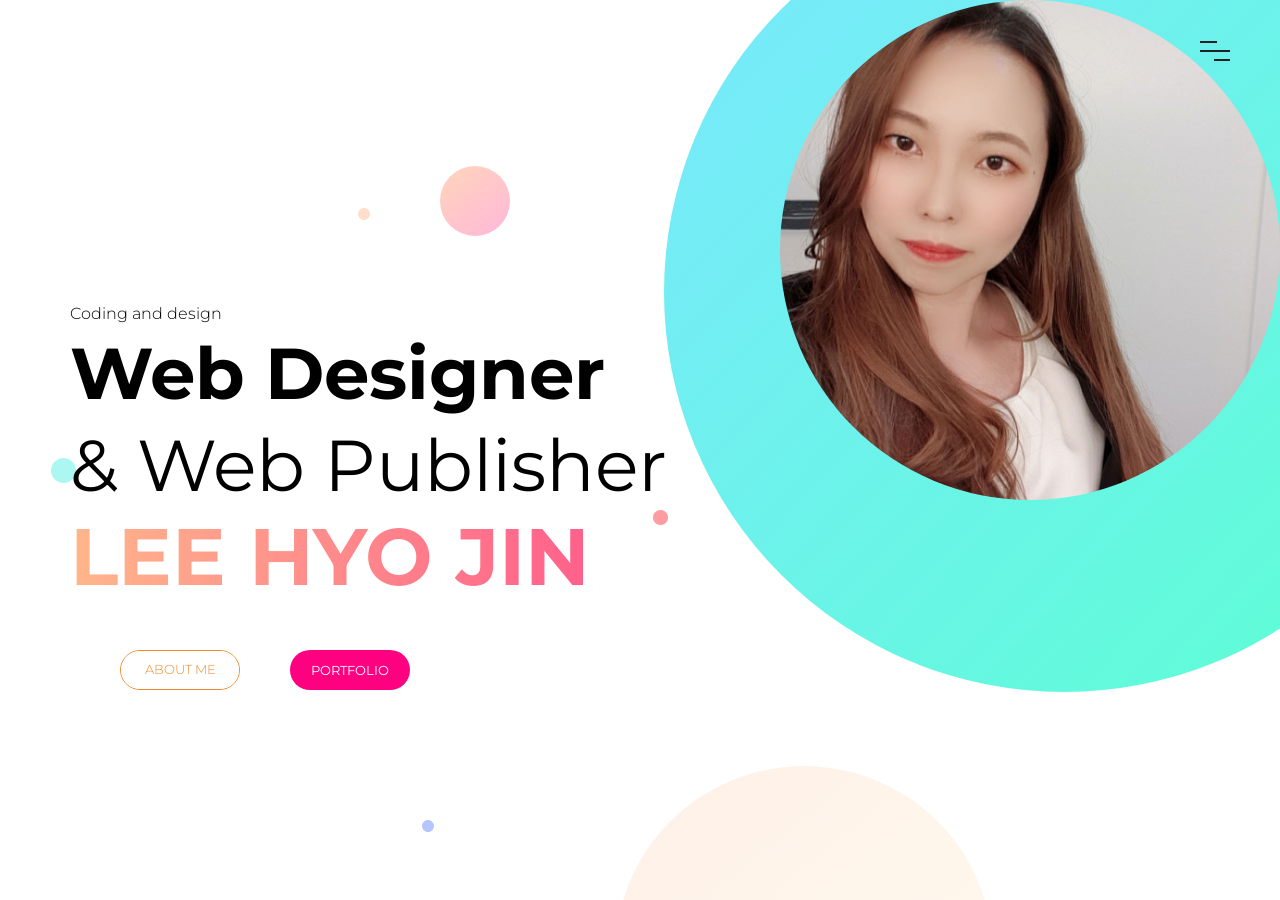
<file: index.html>
<!DOCTYPE html>
<html lang="ko">
<head>
    <!-- 메타설정 -->
    <meta charset="UTF-8">
    <meta name="viewport" content="width=device-width, initial-scale=1.0">
    <meta property="og:title" content="이효진 개인사이트"/>
    <meta property="og:description" content="알록달록한 여러 색을 지닌 웹디자이너 & 웹퍼블리셔 이효진"/>
    <meta property="og:image" content="메타jpg">
    <link rel="shortcut icon" href="images/meta-logo.png" />
    <link rel="apple-touch-icon" href="images/meta-logo.ico"/>
<!-- 메타설정 -->
    <title>이효진의 포트폴리오</title>
    <!-- css link -->
    <link rel="stylesheet" href="css/reset.css">
    <link rel="stylesheet" href="css/style.css">
    <!-- font -->
    <link rel="preconnect" href="https://fonts.gstatic.com">
    <link href="https://fonts.googleapis.com/css2?family=Montserrat:ital,wght@0,100;0,200;0,300;0,400;0,500;0,600;0,700;0,800;0,900;1,100;1,200;1,300;1,400;1,500;1,600;1,700;1,800;1,900&display=swap" rel="stylesheet">
    <link rel="preconnect" href="https://fonts.gstatic.com">
    <link href="https://fonts.googleapis.com/css2?family=Rajdhani&display=swap" rel="stylesheet">
<!-- aos.js -->
<link href="https://unpkg.com/aos@2.3.1/dist/aos.css" rel="stylesheet">
</head>
<body>

    <!-- nav start -->
	<header class="cd-header">
		<div class="header-wrapper">
			<div class="nav-but-wrap">
				<div class="menu-icon hover-target">
					<span class="menu-icon__line menu-icon__line-left"></span>
					<span class="menu-icon__line"></span>
					<span class="menu-icon__line menu-icon__line-right"></span>
				</div>					
			</div>					
		</div>				
	</header>

	<div class="nav">
		<div class="nav__content">
			<ul class="nav__list">
				<li class="nav__list-item active-nav"><a href="index.html" class="hover-target">home</a></li>
				<li class="nav__list-item"><a href="about-me.html" class="hover-target">about me</a></li>
				<li class="nav__list-item"><a href="portfolio.html" class="hover-target">portfolio</a></li>
			</ul>
		</div>
	</div>		

	
	<div class='cursor' id="cursor"></div>
	<div class='cursor2' id="cursor2"></div>
	<div class='cursor3' id="cursor3"></div>

<!-- nav end -->



    <section id="section-01">
        <div class="main-page">
            <div class="banner pb-350 pt-300 relative">
                <div class="shape-wrapper">
                    <img src="images/myphoto.jpg" alt="내 사진" class="main-image-shape img-shape" data-aos="fade-down" data-aos-duration="1600">
                    <div class="img-shape shape-one"  data-aos="fade-left" data-aos-duration="2000"></div>
                    <div class="img-shape shape-two" data-aos="zoom-in" data-aos-duration="3000"></div>
                    <div class="img-shape shape-three" data-aos="zoom-in"data-aos-duration="1800"></div>
                    <svg class="img-shape shape-four">
                        <path fill-rule="evenodd"  fill="rgb(255, 223, 204)"
                              d="M6.000,12.000 C9.314,12.000 12.000,9.313 12.000,6.000 C12.000,2.686 9.314,-0.000 6.000,-0.000 C2.686,-0.000 -0.000,2.686 -0.000,6.000 C-0.000,9.313 2.686,12.000 6.000,12.000 Z"/>
                    </svg>
                    <svg class="img-shape shape-five">
                        <path fill-rule="evenodd"  fill="rgb(171, 247, 242)"
                              d="M12.500,25.000 C19.404,25.000 25.000,19.403 25.000,12.500 C25.000,5.596 19.404,-0.000 12.500,-0.000 C5.596,-0.000 -0.000,5.596 -0.000,12.500 C-0.000,19.403 5.596,25.000 12.500,25.000 Z"/>
                    </svg>
                    <svg class="img-shape shape-six">
                        <path fill-rule="evenodd"  fill="rgb(255, 156, 161)"
                              d="M7.500,15.000 C11.642,15.000 15.000,11.642 15.000,7.500 C15.000,3.358 11.642,-0.000 7.500,-0.000 C3.358,-0.000 -0.000,3.358 -0.000,7.500 C-0.000,11.642 3.358,15.000 7.500,15.000 Z"/>
                    </svg>
                    <svg class="img-shape shape-seven">
                        <path fill-rule="evenodd"  fill="rgb(181, 198, 255)"
                              d="M6.000,12.000 C9.314,12.000 12.000,9.313 12.000,6.000 C12.000,2.686 9.314,-0.000 6.000,-0.000 C2.686,-0.000 -0.000,2.686 -0.000,6.000 C-0.000,9.313 2.686,12.000 6.000,12.000 Z"/>
                    </svg>
                </div>
                <div class="container">
                    <div class="main-text relative">
                        <div class="aoa-text-box" data-aos="fade-in" data-aos-duration="3000" data-aos-offset="-300">
                            <div class="sec01-p" >
                                Coding and design</div>
                            <h1 class="sec01-main-text sec01-01">Web Designer </h1>
                            <h1 class="sec01-main-text "><span>& Web Publisher</span> </h1>
                            <h1 class="sec01-main-text pb-45">
                                <span class="name">
                                    Lee Hyo Jin
                                </span> 
                            </h1>
                        </div>



                            <div class="btns" data-aos="fade-up"
                            data-aos-duration="1000" data-aos-offset="-450">
                                <a href="about-me.html">
                                    <div class="button_base b03_skewed_slide_in">
                                        <div>ABOUT ME</div>
                                        <div></div>
                                        <div>ABOUT ME</div>
                                    </div>
                                </a>
                                <a href="portfolio.html">
                                    <button class="bubbly-button">PORTFOLIO</button>
                                </a>
                            </div>


                    </div>
                </div>
            </div>
        </div>

    </section>


<!-- menu JS -->
    <script src="https://code.jquery.com/jquery-3.2.1.min.js"></script>

<!-- aos.JS -->
<script src="https://unpkg.com/aos@2.3.1/dist/aos.js"></script>


    <script>
// AOS JS
AOS.init();


// nav JS start
/* Please ❤ this if you like it! */


(function($) { "use strict";
		
	//Page cursors

    document.getElementsByTagName("body")[0].addEventListener("mousemove", function(n) {
        t.style.left = n.clientX + "px", 
		t.style.top = n.clientY + "px", 
		e.style.left = n.clientX + "px", 
		e.style.top = n.clientY + "px", 
		i.style.left = n.clientX + "px", 
		i.style.top = n.clientY + "px"
    });
    var t = document.getElementById("cursor"),
        e = document.getElementById("cursor2"),
        i = document.getElementById("cursor3");
    function n(t) {
        e.classList.add("hover"), i.classList.add("hover")
    }
    function s(t) {
        e.classList.remove("hover"), i.classList.remove("hover")
    }
    s();
    for (var r = document.querySelectorAll(".hover-target"), a = r.length - 1; a >= 0; a--) {
        o(r[a])
    }
    function o(t) {
        t.addEventListener("mouseover", n), t.addEventListener("mouseout", s)
    }
	
	//Navigation

	var app = function () {
		var body = undefined;
		var menu = undefined;
		var menuItems = undefined;
		var init = function init() {
			body = document.querySelector('body');
			menu = document.querySelector('.menu-icon');
			menuItems = document.querySelectorAll('.nav__list-item');
			applyListeners();
		};
		var applyListeners = function applyListeners() {
			menu.addEventListener('click', function () {
				return toggleClass(body, 'nav-active');
			});
		};
		var toggleClass = function toggleClass(element, stringClass) {
			if (element.classList.contains(stringClass)) element.classList.remove(stringClass);else element.classList.add(stringClass);
		};
		init();
	}();

	
	//Switch light/dark
	
})(jQuery); 

// nav JS end

// btn-02 JS start
        var animateButton = function(e) {

e.preventDefault;
//reset animation
e.target.classList.remove('animate');

e.target.classList.add('animate');
setTimeout(function(){
  e.target.classList.remove('animate');
},700);
};

var bubblyButtons = document.getElementsByClassName("bubbly-button");

for (var i = 0; i < bubblyButtons.length; i++) {
bubblyButtons[i].addEventListener('mouseover', animateButton, false);
}

// text-animation

    </script>
</body>
</html>
</file>
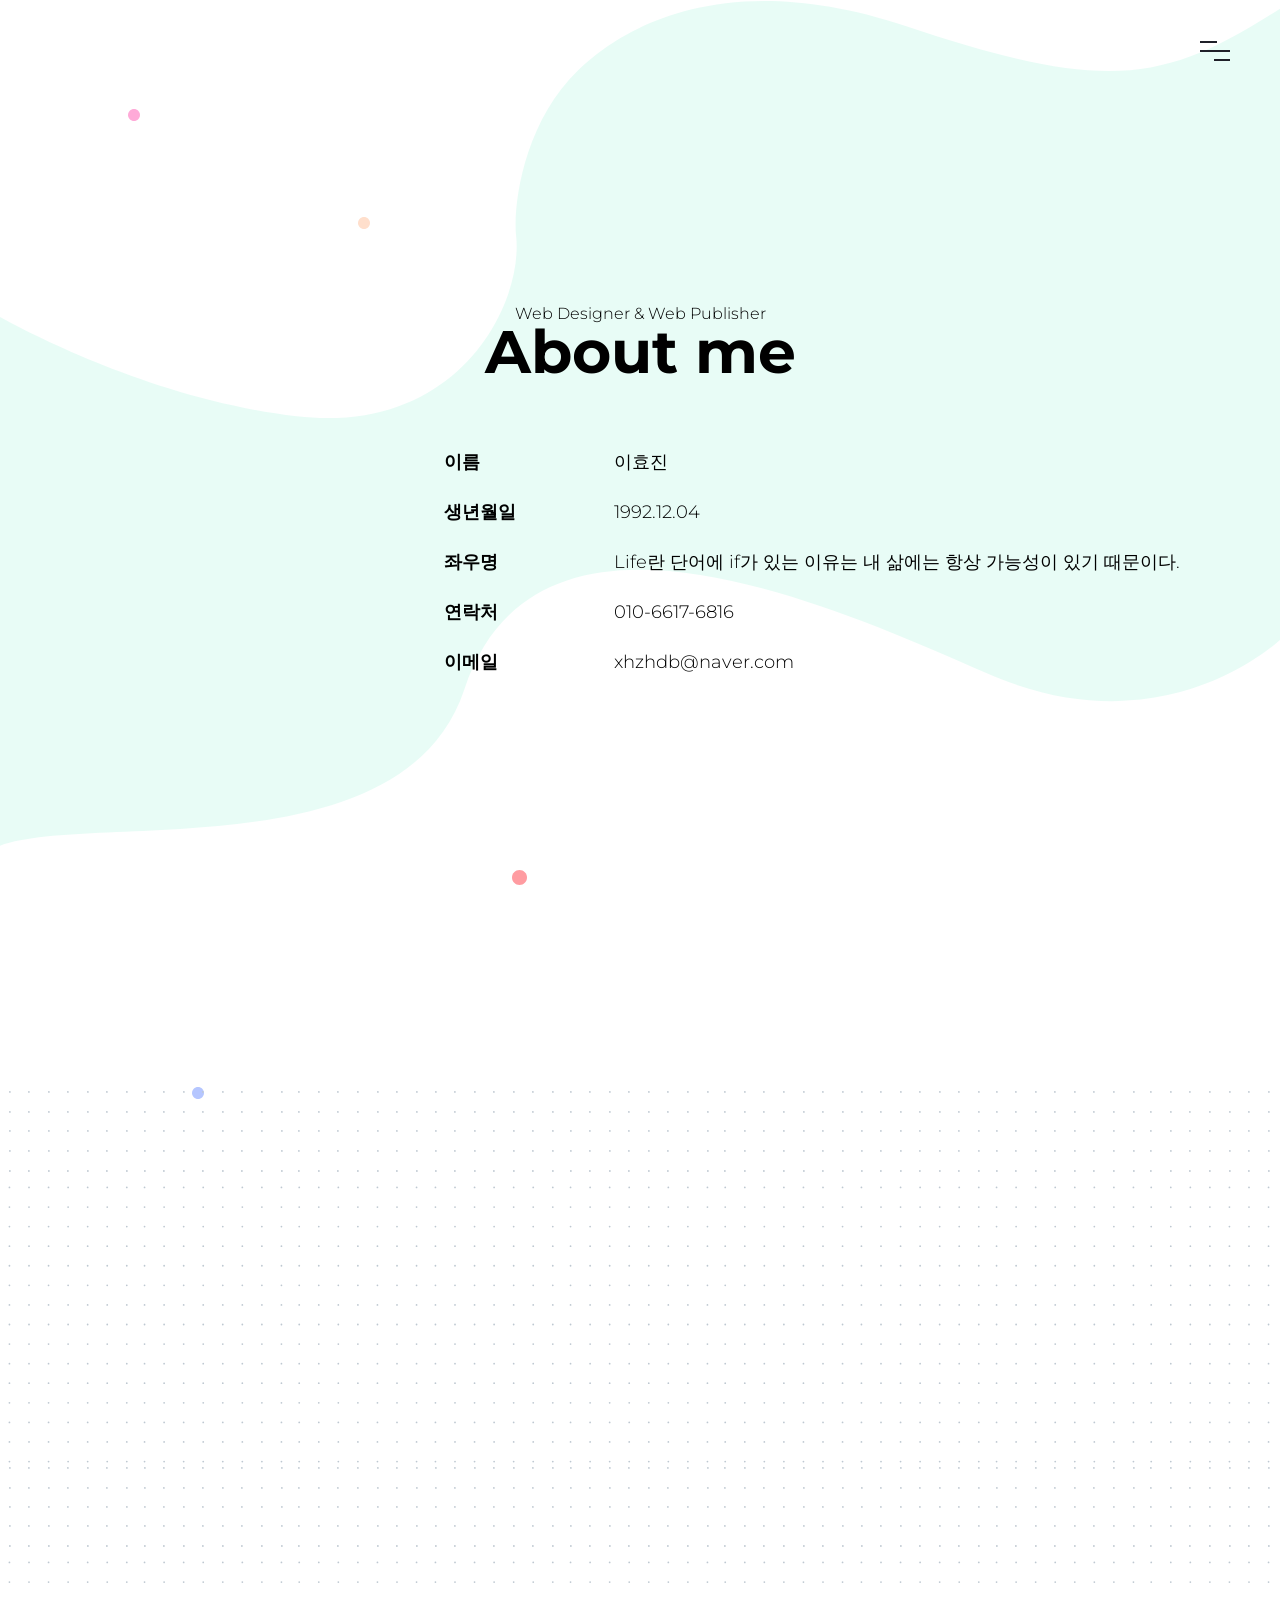
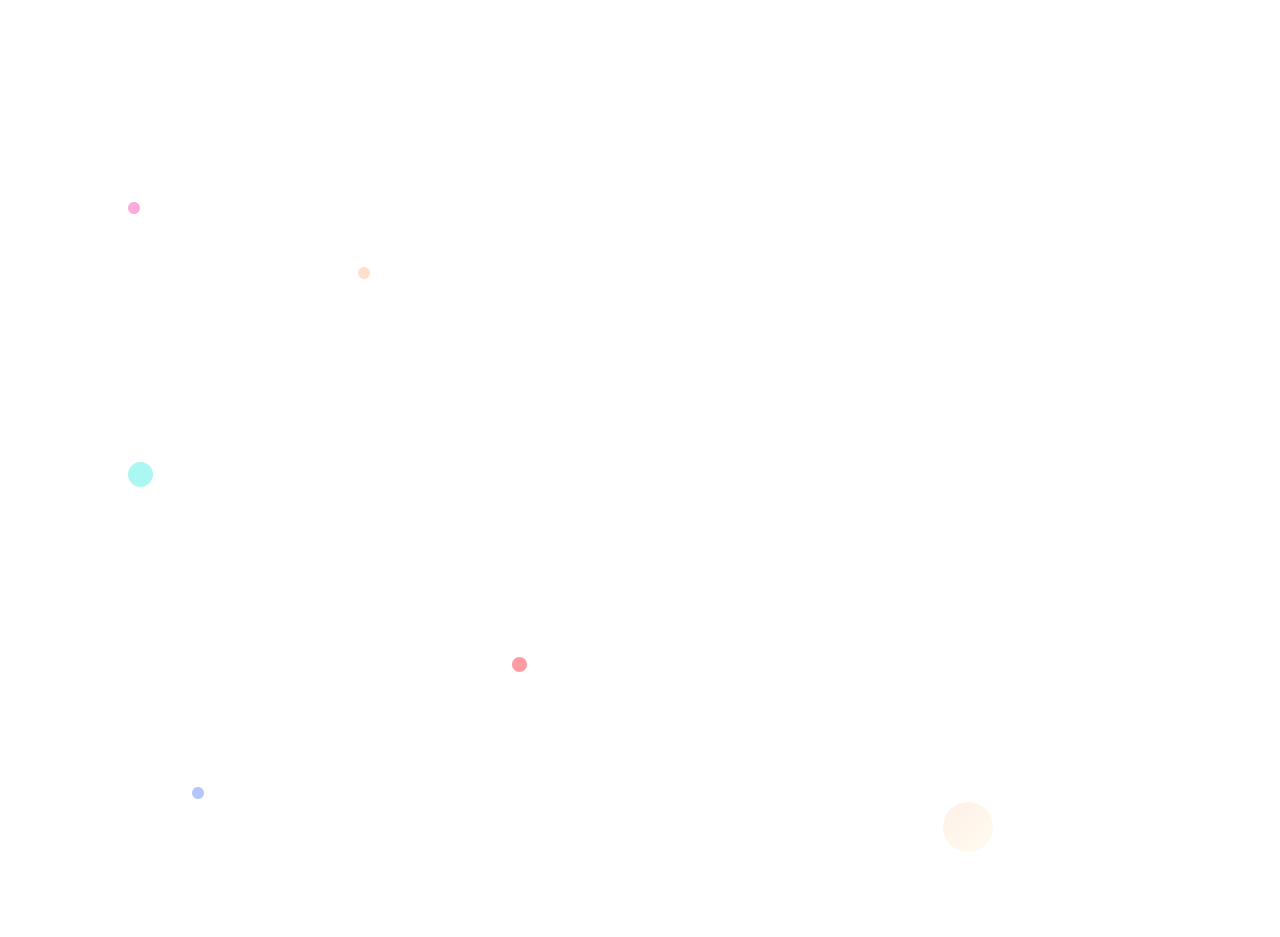
<file: about-me.html>
<!DOCTYPE html>
<html lang="ko">
<head>
    <!-- 메타설정 -->
    <meta charset="UTF-8">
    <meta name="viewport" content="width=device-width, initial-scale=1.0">
    <meta property="og:title" content="이효진 개인사이트"/>
    <meta property="og:description" content="알록달록한 여러 색을 지닌 웹디자이너 & 웹퍼블리셔 이효진"/>
    <meta property="og:image" content="images/meta.jpg">
    <link rel="shortcut icon" href="images/meta-logo.png" />
    <link rel="apple-touch-icon" href="images/meta-logo.ico"/>
<!-- 메타설정 -->
    <title>이효진의 포트폴리오</title>
    <link rel="stylesheet" href="css/reset.css">
    <link rel="stylesheet" href="css/about-me.css">
    <link rel="stylesheet" href="css/animation.css">

      <!-- font   -->
  <link rel="preconnect" href="https://fonts.gstatic.com">
  <link href="https://fonts.googleapis.com/css2?family=Montserrat:ital,wght@0,100;0,200;0,300;0,400;0,500;0,600;0,700;0,800;0,900;1,100;1,200;1,300;1,400;1,500;1,600;1,700;1,800;1,900&display=swap" rel="stylesheet">
  <link rel="preconnect" href="https://fonts.gstatic.com">
<link href="https://fonts.googleapis.com/css2?family=Rajdhani&display=swap" rel="stylesheet">
<!-- font -->

    <!-- aos.js -->
<link href="https://unpkg.com/aos@2.3.1/dist/aos.css" rel="stylesheet">
</head>
<body>

<div class="flex-aline">
       <!-- nav start -->
       <header class="cd-header">
		<div class="header-wrapper">
			<div class="nav-but-wrap">
				<div class="menu-icon hover-target">
					<span class="menu-icon__line menu-icon__line-left"></span>
					<span class="menu-icon__line"></span>
					<span class="menu-icon__line menu-icon__line-right"></span>
				</div>					
			</div>					
		</div>				
	</header>

	<div class="nav">
		<div class="nav__content">
			<ul class="nav__list">
				<li class="nav__list-item"><a href="index.html" class="hover-target">home</a></li>
				<li class="nav__list-item active-nav"><a href="about-me.html" class="hover-target">about me</a></li>
				<li class="nav__list-item"><a href="portfolio.html" class="hover-target">portfolio</a></li>
			</ul>
		</div>
	</div>		

	
	<div class='cursor' id="cursor"></div>
	<div class='cursor2' id="cursor2"></div>
	<div class='cursor3' id="cursor3"></div>

<!-- nav end -->

<section id="section-01">
    <div class="main-page">
        <div class="banner pb-400 pt-300 relative">
            <div class="shape-wrapper">
                <img src="images/33.svg" alt="배경도형" class="main-image-shape img-shape">
                <svg class="img-shape shape-sp-p">
                    <path fill-rule="evenodd"  fill="rgb(255, 170, 216)"
                          d="M6.000,12.000 C9.314,12.000 12.000,9.313 12.000,6.000 C12.000,2.686 9.314,-0.000 6.000,-0.000 C2.686,-0.000 -0.000,2.686 -0.000,6.000 C-0.000,9.313 2.686,12.000 6.000,12.000 Z"/>
                </svg>
                <div class="img-shape shape-three" data-aos="zoom-in" data-aos-duration="1000"></div>
                <svg class="img-shape shape-four">
                    <path fill-rule="evenodd"  fill="rgb(255, 223, 204)"
                          d="M6.000,12.000 C9.314,12.000 12.000,9.313 12.000,6.000 C12.000,2.686 9.314,-0.000 6.000,-0.000 C2.686,-0.000 -0.000,2.686 -0.000,6.000 C-0.000,9.313 2.686,12.000 6.000,12.000 Z"/>
                </svg>
                <svg class="img-shape shape-five">
                    <path fill-rule="evenodd"  fill="rgb(171, 247, 242)"
                          d="M12.500,25.000 C19.404,25.000 25.000,19.403 25.000,12.500 C25.000,5.596 19.404,-0.000 12.500,-0.000 C5.596,-0.000 -0.000,5.596 -0.000,12.500 C-0.000,19.403 5.596,25.000 12.500,25.000 Z"/>
                </svg>
                <svg class="img-shape shape-six">
                    <path fill-rule="evenodd"  fill="rgb(255, 156, 161)"
                          d="M7.500,15.000 C11.642,15.000 15.000,11.642 15.000,7.500 C15.000,3.358 11.642,-0.000 7.500,-0.000 C3.358,-0.000 -0.000,3.358 -0.000,7.500 C-0.000,11.642 3.358,15.000 7.500,15.000 Z"/>
                </svg>
                <svg class="img-shape shape-seven">
                    <path fill-rule="evenodd"  fill="rgb(181, 198, 255)"
                          d="M6.000,12.000 C9.314,12.000 12.000,9.313 12.000,6.000 C12.000,2.686 9.314,-0.000 6.000,-0.000 C2.686,-0.000 -0.000,2.686 -0.000,6.000 C-0.000,9.313 2.686,12.000 6.000,12.000 Z"/>
                </svg>
            </div>
            <div class="container">
                <div class="main-text relative">
                    <div class="sec01-p" data-aos="fade-in" data-aos-duration="1500">Web Designer & Web Publisher</div>
                    <h1 class="main-text-48 pb-45" data-aos="fade-in" data-aos-duration="1500">About me</h1>
                    <div class="listS" data-aos="fade-down" data-aos-duration="1500">
                        <div class="list">
                            <ul class="myinfo">
                                <li>이름</li>
                                <li>이효진</li>
                            </ul>
                            <ul class="myinfo">
                                <li>생년월일</li>
                                <li>1992.12.04</li>
                            </ul>

                            <ul class="myinfo">
                                <li>좌우명</li>
                                <li>Life란 단어에 if가 있는 이유는 내 삶에는 항상 가능성이 있기 때문이다.</li>
                            </ul>
                            <ul class="myinfo">
                                <li>연락처</li>
                                <li>010-6617-6816</li>
                            </ul>
                            <ul class="myinfo">
                                <li>이메일</li>
                                <li>xhzhdb@naver.com</li>
                            </ul>
                        </div>
                    </div>

                </div>
            </div>
            <div class="photo">
                <div class="am-photo img-shape"></div>
            </div>
        </div>
    </div>
</section>

<section id="section-02">
    <div class="main-page">
        <div class="banner pb-350 pt-300 relative">
            <div class="shape-wrapper">
                <div class="dot-bg">
                    <div class="container">
                        <div class="main-text-2 relative">
                            <div class="sec02-p" data-aos="fade-in" data-aos-duration="1500">This is what I am.</div>
                            <h1 class="main-text-48 pb-45" data-aos="fade-in" data-aos-duration="1500">Advantage</h1>
                            <div class="advantage">
                                <div class="col-md-4" data-aos="fade-down" data-aos-duration="1500">
                                    <img src="images/icon01.svg" alt="긍정 아이콘" class="icon">
                                    <h2>긍정</h2>
                                    <p>작은 일도 긍정적으로 생각하며 <br> 일상 하나하나에 감사합니다</p>
                                </div>
                                <div class="col-md-4" data-aos="fade-down" data-aos-delay="300" data-aos-duration="1800">
                                    <img src="images/icon02.svg" alt="성실 아이콘" class="icon">
                                    <h2>성실</h2>
                                    <p>어려운 일이라도 차근차근 이해하려하고<br>
                                    어떤 일도 포기하지 않습니다.</p>
                                </div>
                                <div class="col-md-4" data-aos="fade-down" data-aos-delay="600" data-aos-duration="2000">
                                    <img src="images/icon03.svg" alt="배려 아이콘" class="icon">
                                    <h2>배려</h2>
                                    <p>상대의 말을 잘 수용하고 <br> 항상 양보할 줄 아는 사람입니다.
                                    </p>
                                </div>
                            </div>


                        </div>
                    </div>

                </div>
            </div>

        </div>
    </div>
</section>

<section id="section-03">
    <div class="main-page">
        <div class="banner pb-350 pt-300 relative">
            <div class="container">
                <div class="main-text-left img-shape-2">
                    <div class="main-text-2 relative" data-aos="fade-in" data-aos-duration="1500">
                        <div class="sec01-p">what can i do?</div>
                        <h1 class="main-text-48 pb-45">My skill</h1>
                    </div>
                    <div class="list-half">
                        <ul class="skill-menu skill-1" data-aos="fade-down" data-aos-duration="1000">
                            <li>HTML</li>
                            <li>웹 표준 준수, HTML5 시맨틱 태그 사용, SEO에 유리한 마크업 구조 설계,하드코딩웹 표준 준수,HTML5 시맨틱 태그 사용 </li>
                        </ul>
                        <ul class="skill-menu" data-aos="fade-down" data-aos-duration="1200">
                            <li>CSS</li>
                            <li>CSS 2/3 속성 사용가능</li>
                        </ul>
                        <ul class="skill-menu" data-aos="fade-down" data-aos-duration="1400">
                            <li>JavaScript/jQuery</li>
                            <li>ES5/6 객체 지향 이해, jQuery Events·Effects 등 숙지</li>
                        </ul>
                        <ul class="skill-menu" data-aos="fade-down" data-aos-duration="1600">
                            <li>크로스 브라우징</li>
                            <li>메이저 브라우저(IE, MS Edge, Chrome, Firefox 등) 호환성 대처 (-webkit)</li>
                        </ul>
                        <ul class="skill-menu" data-aos="fade-down" data-aos-duration="1800">
                            <li>웹 접근성</li>
                            <li>한국형 웹 콘텐츠 접근성 지침에 맞는 코딩 가능</li>
                        </ul>
                        <ul class="skill-menu" data-aos="fade-down" data-aos-duration="2000">
                            <li>반응형 웹</li>
                            <li>유동형 그리드·미디어 쿼리 이해</li>
                        </ul>
                        <ul class="skill-menu" data-aos="fade-down" data-aos-duration="2200">
                            <li>UI/UX 디자인</li>
                            <li>photoshop, illustration,adobe XD 사용</li>
                        </ul>
                        <ul class="skill-menu" data-aos="fade-down" data-aos-duration="2400">
                            <li>프레임 워크</li>
                            <li>Bootstrap, XEicon, Font Awesome 등 사용가능</li>

                        </ul>
                        <ul class="skill-menu" data-aos="fade-down" data-aos-offset="0"data-aos-duration="2600">
                            <li>플러그인</li>
                            <li>wow.js, AOS.js, slick.js, bxslider.js, swiper.js 등 사용가능</li>
                        </ul>
                        <ul class="skill-menu" data-aos="fade-down" data-aos-offset="0"data-aos-duration="2800">
                            <li>API</li>
                            <li>KAKAO API 활용가능</li>
                        </ul>
                    </div>
    
                </div>
            </div>

            <div class="shape-wrapper">
                <div class="img-shape shape-one" data-aos="fade-right" data-aos-duration="1000"></div>
                <div class="img-shape shape-two"></div>
                <div class="img-shape shape-three-3" data-aos="fade-left" data-aos-duration="1000"></div>
                <svg class="img-shape shape-sp-p">
                    <path fill-rule="evenodd"  fill="rgb(255, 170, 216)"
                          d="M6.000,12.000 C9.314,12.000 12.000,9.313 12.000,6.000 C12.000,2.686 9.314,-0.000 6.000,-0.000 C2.686,-0.000 -0.000,2.686 -0.000,6.000 C-0.000,9.313 2.686,12.000 6.000,12.000 Z"/>
                </svg>
                <div class="img-shape shape-three-2"></div>
                <svg class="img-shape shape-four">
                    <path fill-rule="evenodd"  fill="rgb(255, 223, 204)"
                          d="M6.000,12.000 C9.314,12.000 12.000,9.313 12.000,6.000 C12.000,2.686 9.314,-0.000 6.000,-0.000 C2.686,-0.000 -0.000,2.686 -0.000,6.000 C-0.000,9.313 2.686,12.000 6.000,12.000 Z"/>
                </svg>
                <svg class="img-shape shape-five">
                    <path fill-rule="evenodd"  fill="rgb(171, 247, 242)"
                          d="M12.500,25.000 C19.404,25.000 25.000,19.403 25.000,12.500 C25.000,5.596 19.404,-0.000 12.500,-0.000 C5.596,-0.000 -0.000,5.596 -0.000,12.500 C-0.000,19.403 5.596,25.000 12.500,25.000 Z"/>
                </svg>
                <svg class="img-shape shape-six">
                    <path fill-rule="evenodd"  fill="rgb(255, 156, 161)"
                          d="M7.500,15.000 C11.642,15.000 15.000,11.642 15.000,7.500 C15.000,3.358 11.642,-0.000 7.500,-0.000 C3.358,-0.000 -0.000,3.358 -0.000,7.500 C-0.000,11.642 3.358,15.000 7.500,15.000 Z"/>
                </svg>
                <svg class="img-shape shape-seven">
                    <path fill-rule="evenodd"  fill="rgb(181, 198, 255)"
                          d="M6.000,12.000 C9.314,12.000 12.000,9.313 12.000,6.000 C12.000,2.686 9.314,-0.000 6.000,-0.000 C2.686,-0.000 -0.000,2.686 -0.000,6.000 C-0.000,9.313 2.686,12.000 6.000,12.000 Z"/>
                </svg>
                
            </div>

        </div>
    </div>

</section>

</div>
 





<!-- menu JS -->
<script src="https://code.jquery.com/jquery-3.2.1.min.js"></script>
<!-- aos.JS -->
<script src="https://unpkg.com/aos@2.3.1/dist/aos.js"></script>

<script>
// AOS JS
AOS.init();

// nav JS start
/* Please ❤ this if you like it! */


(function($) { "use strict";
    
//Page cursors

document.getElementsByTagName("body")[0].addEventListener("mousemove", function(n) {
    t.style.left = n.clientX + "px", 
    t.style.top = n.clientY + "px", 
    e.style.left = n.clientX + "px", 
    e.style.top = n.clientY + "px", 
    i.style.left = n.clientX + "px", 
    i.style.top = n.clientY + "px"
});
var t = document.getElementById("cursor"),
    e = document.getElementById("cursor2"),
    i = document.getElementById("cursor3");
function n(t) {
    e.classList.add("hover"), i.classList.add("hover")
}
function s(t) {
    e.classList.remove("hover"), i.classList.remove("hover")
}
s();
for (var r = document.querySelectorAll(".hover-target"), a = r.length - 1; a >= 0; a--) {
    o(r[a])
}
function o(t) {
    t.addEventListener("mouseover", n), t.addEventListener("mouseout", s)
}

//Navigation

var app = function () {
    var body = undefined;
    var menu = undefined;
    var menuItems = undefined;
    var init = function init() {
        body = document.querySelector('body');
        menu = document.querySelector('.menu-icon');
        menuItems = document.querySelectorAll('.nav__list-item');
        applyListeners();
    };
    var applyListeners = function applyListeners() {
        menu.addEventListener('click', function () {
            return toggleClass(body, 'nav-active');
        });
    };
    var toggleClass = function toggleClass(element, stringClass) {
        if (element.classList.contains(stringClass)) element.classList.remove(stringClass);else element.classList.add(stringClass);
    };
    init();
}();


//Switch light/dark

})(jQuery); 

// nav JS end

</script>
</body>
</html>
</file>
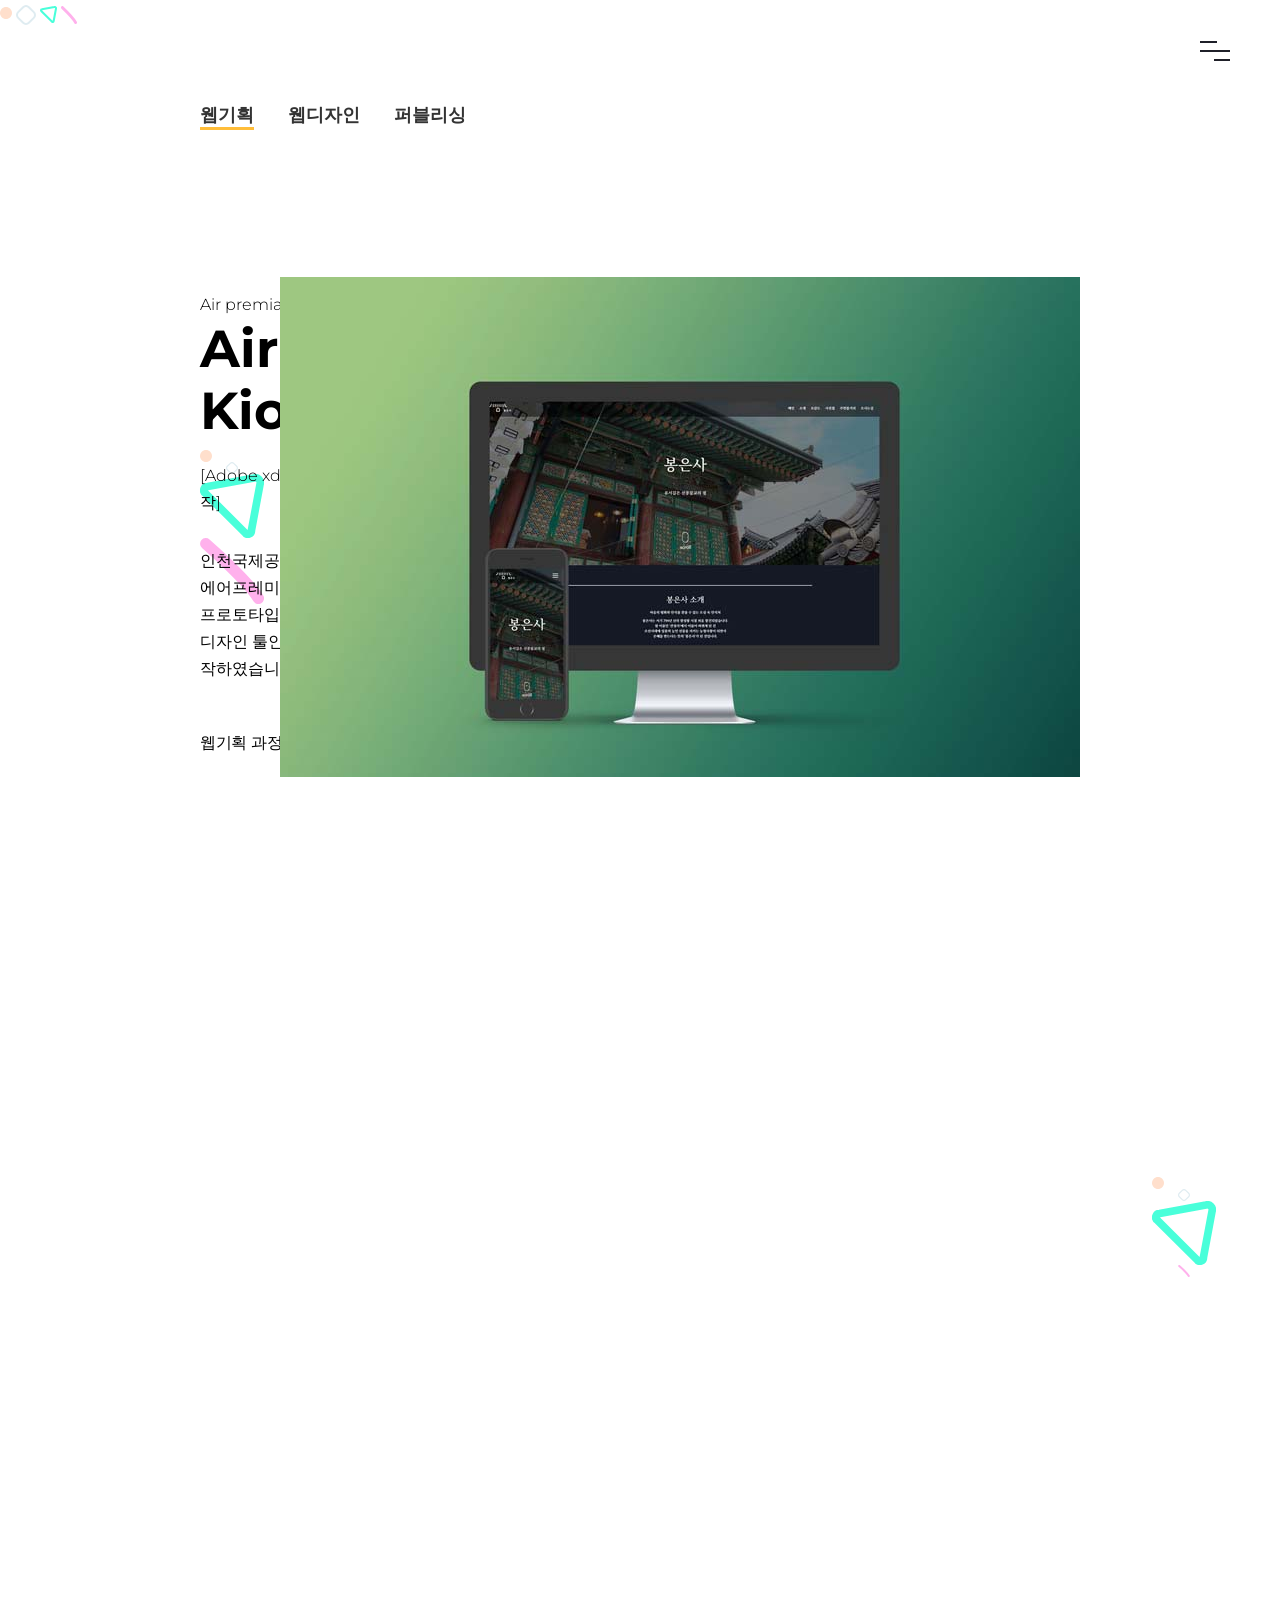
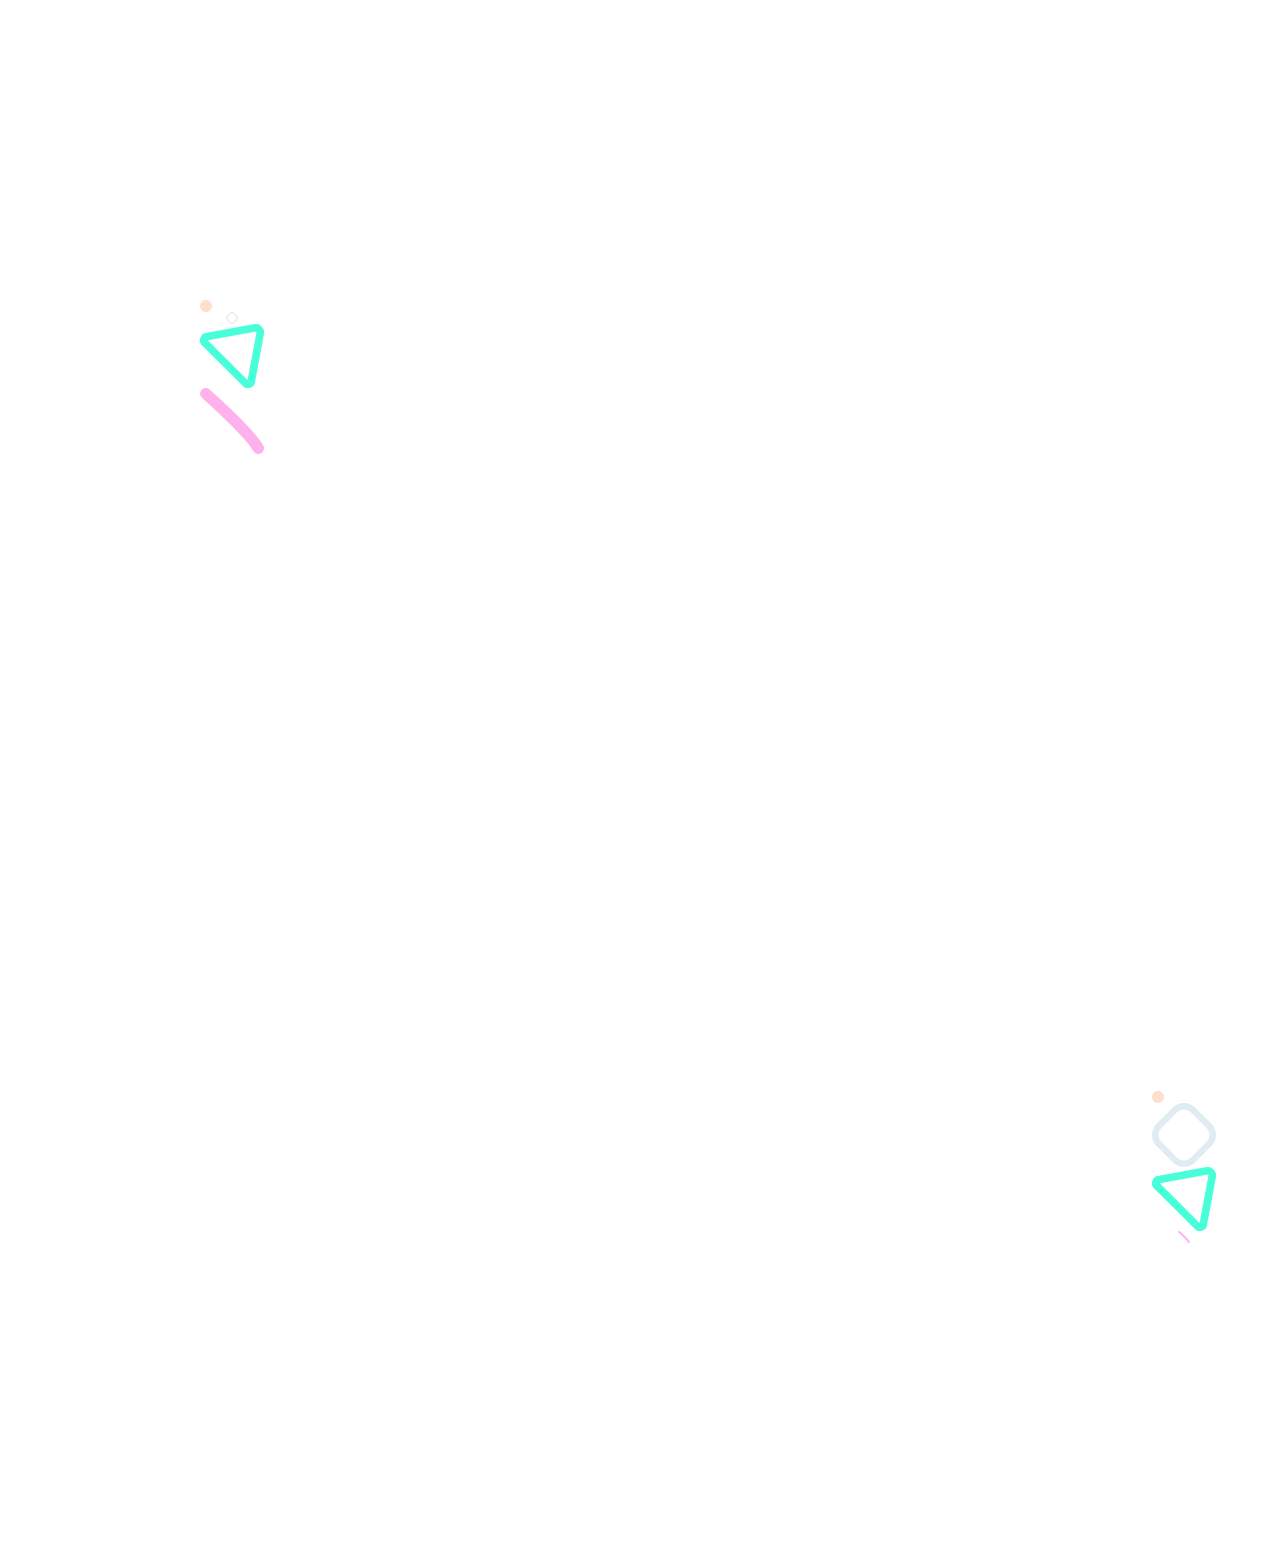
<file: portfolio copy.html>
<!DOCTYPE html>
<html lang="ko">
<head>
    <!-- 메타설정 -->
    <meta charset="UTF-8">
    <meta name="viewport" content="width=device-width, initial-scale=1.0">
    <meta property="og:title" content="이효진 개인사이트"/>
    <meta property="og:description" content="알록달록한 여러 색을 지닌 웹디자이너 & 웹퍼블리셔 이효진"/>
    <meta property="og:image" content="images/meta.jpg">
    <link rel="shortcut icon" href="images/meta-logo.png" />
    <link rel="apple-touch-icon" href="images/meta-logo.ico"/>
<!-- 메타설정 -->
    <title>이효진의 포트폴리오</title>
    <link rel="stylesheet" href="css/common.css">
    <link rel="stylesheet" href="css/reset.css">
    <link rel="stylesheet" href="css/portfolio2.css">
    <link rel="stylesheet" href="css/animation.css">


    <!-- jquery-3.2.1 code -->
    <script
    src="https://code.jquery.com/jquery-3.2.1.min.js"
    integrity="sha256-hwg4gsxgFZhOsEEamdOYGBf13FyQuiTwlAQgxVSNgt4="
    crossorigin="anonymous"></script>
  <!-- font   -->
  <link rel="preconnect" href="https://fonts.gstatic.com">
  <link href="https://fonts.googleapis.com/css2?family=Montserrat:ital,wght@0,100;0,200;0,300;0,400;0,500;0,600;0,700;0,800;0,900;1,100;1,200;1,300;1,400;1,500;1,600;1,700;1,800;1,900&display=swap" rel="stylesheet">
  <link rel="preconnect" href="https://fonts.gstatic.com">
<link href="https://fonts.googleapis.com/css2?family=Rajdhani&display=swap" rel="stylesheet">
<!-- font -->
    <!-- aos.js -->
    <link href="https://unpkg.com/aos@2.3.1/dist/aos.css" rel="stylesheet">
    <script type="text/javascript" src="./js/common.js"></script>
<!-- menu JS -->
<script src="https://code.jquery.com/jquery-3.2.1.min.js"></script>
<!-- aos.JS -->
<script src="https://unpkg.com/aos@2.3.1/dist/aos.js"></script>
</head>
<body>

<!-- nav start -->
<header class="cd-header">
    <div class="header-wrapper">
        <div class="nav-but-wrap">
            <div class="menu-icon hover-target">
                <span class="menu-icon__line menu-icon__line-left"></span>
                <span class="menu-icon__line"></span>
                <span class="menu-icon__line menu-icon__line-right"></span>
            </div>					
        </div>					
    </div>
    <div class="nav">
        <div class="nav__content">
            <ul class="nav__list">
                <li class="nav__list-item"><a href="index.html" class="hover-target">home</a></li>
                <li class="nav__list-item"><a href="about-me.html" class="hover-target">about me</a></li>
                <li class="nav__list-item active-nav"><a href="portfolio.html" class="hover-target">portfolio</a></li>
            </ul>
        </div>
    </div>
</header>
<!-- nav end -->
<div class="shapeWrap">
    <svg class="muImg shape-four">
        <path fill-rule="evenodd"  fill="rgb(255, 223, 204)"
              d="M6.000,12.000 C9.314,12.000 12.000,9.313 12.000,6.000 C12.000,2.686 9.314,-0.000 6.000,-0.000 C2.686,-0.000 -0.000,2.686 -0.000,6.000 C-0.000,9.313 2.686,12.000 6.000,12.000 Z"/>
    </svg>
        <img src="images/small-square.svg" alt="작은사각형배경" class="muImg shape-five">
        <img src="images/small-triangle-Mint.svg" alt="작은 삼각형 민트 배경" class="muImg shape-six">
        <img src="images/small-slash.svg" alt="작은 슬래시 배경" class="muImg shape-seven">
</div>
<div class="comPd">
    <div class="tabMenu">
        <div class="tabBtn">
            <button class="btn on">웹기획</button>
            <button class="btn">웹디자인</button>
            <button class="btn">퍼블리싱</button>
        </div>
        <div class="tabCont">
            <div class="cont on">
                <section id="section01">
                    <div class="container">
                        <div class="txtWrap">
                            <div class="aos-ani-01 secWrap" data-aos="fade-in" data-aos-duration="2000">
                                <p>Air premia project</p>
                                <h1 class="MainTit">Air premia Kiosk </h1>
                                <div class="exTxt">[Adobe xd, Axure를 이용한 디자인 및 웹기획, 프로토타입 제작]</div>
                                <p class="Text">인천국제공항과 김포국제공항에서 실제 운영되고 있는<br>
                                    에어프레미아의 Kiosk(셀프체크인 기계)의 스크린화면 기획 및 프로토타입을<br>
                                    디자인 툴인 Adobe XD와 웹기획 툴인 Axure를 사용하여 제작하였습니다</p>
                            </div>
                            <div class="btns" data-aos="fade-right" data-aos-duration="1500">
                                <a href="https://lhj-rororo.github.io/bongensa/" class="linkBtn btn-1" target="_blank">웹기획 과정 살펴보기</a>
                            </div>
                        </div>
                        <div class="muImg" data-aos="flip-left" data-aos-duration="1000" data-aos-offset="0">
                            <img src="../images/site-01-1.jpg" alt="">
                        </div>
                        <div class="flowBg">
                            <svg class="muImg shape-four">
                                <path fill-rule="evenodd"  fill="rgb(255, 223, 204)"
                                      d="M6.000,12.000 C9.314,12.000 12.000,9.313 12.000,6.000 C12.000,2.686 9.314,-0.000 6.000,-0.000 C2.686,-0.000 -0.000,2.686 -0.000,6.000 C-0.000,9.313 2.686,12.000 6.000,12.000 Z"/>
                            </svg>
                                <img src="images/small-square.svg" alt="작은사각형배경" class="muImg shape-four">
                                <img src="images/small-triangle-Mint.svg" alt="작은 삼각형 민트 배경" class="muImg shape-six">
                                <img src="images/small-slash.svg" alt="작은 슬래시 배경" class="muImg shape-five">
                        </div>
                    </div>
                </section>
                <section id="section02">
                    <div class="container">
                        <div class="muImg" data-aos="flip-right" data-aos-duration="1000" data-aos-offset="50">
                            <img src="../images/site-02-1.jpg" alt="">
                        </div>
                        <div class="txtWrap txtRt">
                            <div class="aos-ani-01 secWrap" data-aos="fade-in" data-aos-duration="2000">
                                <p>02.인천세관 해상특송 </p>
                                <h1 class="MainTit">인천세관 해상특송<br> Admin</h1>
                                <div class="exTxt">
                                    [Axure를 이용한 디자인 및 웹기획, 프로토타입 제작]
                                </div>
                                <p class="Text">
                                    인천세관에서 해상으로 들어오는 여러 화물들의 관리, 분류를 위한<br>
                                    관리자 페이지의 웹기획, 프로토타입 제작과정입니다.
                                </p>
                            </div>
                            <div class="btns" data-aos="fade-left" data-aos-duration="1500">
                                <a href="https://lhj-rororo.github.io/Galaxy-watch/" class="btn-a" target="_blank"><div class="linkBtn btn-2">웹기획 과정 살펴보기</div> </a>
                            </div>
                        </div>
                        <div class="flowBg right">
                            <svg class="muImg shape-four">
                                <path fill-rule="evenodd"  fill="rgb(255, 223, 204)"
                                      d="M6.000,12.000 C9.314,12.000 12.000,9.313 12.000,6.000 C12.000,2.686 9.314,-0.000 6.000,-0.000 C2.686,-0.000 -0.000,2.686 -0.000,6.000 C-0.000,9.313 2.686,12.000 6.000,12.000 Z"/>
                            </svg>
                                <img src="images/small-square.svg" alt="작은사각형배경" class="muImg shape-four">
                                <img src="images/small-triangle-Mint.svg" alt="작은 삼각형 민트 배경" class="muImg shape-six">
                                <img src="images/small-slash.svg" alt="작은 슬래시 배경" class="muImg shape-four">
                        </div>
                    </div>
                </section>
                <section id="section03">
                    <div class="container">
                        <div class="txtWrap">
                            <div class="aos-ani-01 secWrap" data-aos="fade-in" data-aos-duration="2000">
                                <p>03.담다DPIA</p>
                                <h1 class="MainTit"> 담다DPIA<br>Web-site 기획</h1>
                                <div class="exTxt">[Adobe Xd를 이용한 웹디자인 및 기획 구성]</div>
                                <p class="Text"> 내용적기</p>
                            </div>
                            <div class="btns" data-aos="fade-right" data-aos-duration="1500">
                                <a href="https://lhj-rororo.github.io/headphones/" class="linkBtn btn-1" target="_blank">웹기획 과정 살펴보기</a>
                            </div>
                        </div>
                        <div class="muImg" data-aos="flip-left" data-aos-duration="1000" data-aos-offset="0">
                            <img src="../images/site-04-1.jpg" alt="">
                        </div>
                        <div class="flowBg">
                            <svg class="muImg shape-four">
                                <path fill-rule="evenodd"  fill="rgb(255, 223, 204)"
                                      d="M6.000,12.000 C9.314,12.000 12.000,9.313 12.000,6.000 C12.000,2.686 9.314,-0.000 6.000,-0.000 C2.686,-0.000 -0.000,2.686 -0.000,6.000 C-0.000,9.313 2.686,12.000 6.000,12.000 Z"/>
                            </svg>
                                <img src="images/small-square.svg" alt="작은사각형배경" class="muImg shape-four">
                                <img src="images/small-triangle-Mint.svg" alt="작은 삼각형 민트 배경" class="muImg shape-five">
                                <img src="images/small-slash.svg" alt="작은 슬래시 배경" class="muImg shape-seven">
                        </div>
                    </div>
                </section>
                <section id="section04">
                    <div class="container">
                        <div class="muImg" data-aos="flip-right" data-aos-duration="1000" data-aos-offset="50">
                            <img src="../images/site-09.jpg" alt="">
                        </div>
                        <div class="txtWrap txtRt">
                            <div class="aos-ani-01 secWrap" data-aos="fade-in" data-aos-duration="2000">
                                <p>04.한국광해협회</p>
                                <h1 class="MainTit">한국광해협회<br>web-site 기획</h1>
                                <div class="exTxt">
                                    [Photoshop, Illustrator 사용] 
                                </div>
                                <p class="Text">내용 적기 <br>
                                </p>
                            </div>
                            <div class="btns" data-aos="fade-right" data-aos-duration="1500">
                                <a href="https://lhj-rororo.github.io/headphones/" class="linkBtn btn-1" target="_blank">웹기획 과정 살펴보기</a>
                            </div>
                        </div>
                        <div class="flowBg right">
                            <svg class="muImg shape-four">
                                <path fill-rule="evenodd"  fill="rgb(255, 223, 204)"
                                      d="M6.000,12.000 C9.314,12.000 12.000,9.313 12.000,6.000 C12.000,2.686 9.314,-0.000 6.000,-0.000 C2.686,-0.000 -0.000,2.686 -0.000,6.000 C-0.000,9.313 2.686,12.000 6.000,12.000 Z"/>
                            </svg>
                                <img src="images/small-square.svg" alt="작은사각형배경" class="muImg shape-six">
                                <img src="images/small-triangle-Mint.svg" alt="작은 삼각형 민트 배경" class="muImg shape-five">
                                <img src="images/small-slash.svg" alt="작은 슬래시 배경" class="muImg shape-four">
                        </div>
                    </div>
                </section>
            </div>
            <div class="cont">
                <section id="section01">
                    <div class="container">
                        <div class="txtWrap">
                            <div class="aos-ani-01 secWrap" data-aos="fade-in" data-aos-duration="2000">
                                <p>Air premia project</p>
                                <h1 class="MainTit">Air premia<br>Web-site</h1>
                                <div class="exTxt">[Photoshop, Illustrator를 이용한 웹페이지 디자인 및 아이콘 제작]</div>
                                <p class="Text">내용적기</p>
                            </div>
                            <div class="btns" data-aos="fade-right" data-aos-duration="1500">
                                <a href="https://lhj-rororo.github.io/bongensa/" class="linkBtn btn-1" target="_blank">디자인 포트폴리오</a>
                            </div>
                        </div>
                        <div class="muImg" data-aos="flip-left" data-aos-duration="1000" data-aos-offset="0">
                            <img src="../images/site-01-1.jpg" alt="">
                        </div>
                        <div class="flowBg">
                            <svg class="muImg shape-four">
                                <path fill-rule="evenodd"  fill="rgb(255, 223, 204)"
                                      d="M6.000,12.000 C9.314,12.000 12.000,9.313 12.000,6.000 C12.000,2.686 9.314,-0.000 6.000,-0.000 C2.686,-0.000 -0.000,2.686 -0.000,6.000 C-0.000,9.313 2.686,12.000 6.000,12.000 Z"/>
                            </svg>
                                <img src="images/small-square.svg" alt="작은사각형배경" class="muImg shape-four">
                                <img src="images/small-triangle-Mint.svg" alt="작은 삼각형 민트 배경" class="muImg shape-six">
                                <img src="images/small-slash.svg" alt="작은 슬래시 배경" class="muImg shape-five">
                        </div>
                    </div>
                </section>
                <section id="section02">
                    <div class="container">
                        <div class="muImg" data-aos="flip-right" data-aos-duration="1000" data-aos-offset="50">
                            <img src="../images/site-02-1.jpg" alt="">
                        </div>
                        <div class="txtWrap txtRt">
                            <div class="aos-ani-01 secWrap" data-aos="fade-in" data-aos-duration="2000">
                                <p>02.인천세관 해상특송 </p>
                                <h1 class="MainTit">인천세관 해상특송<br> Admin</h1>
                                <div class="exTxt">
                                    [Axure를 이용한 디자인 및 웹기획, 프로토타입 제작]
                                </div>
                                <p class="Text">
                                    인천세관에서 해상으로 들어오는 여러 화물들의 관리, 분류를 위한<br>
                                    관리자 페이지의 웹기획, 프로토타입 제작과정입니다.
                                </p>
                            </div>
                            <div class="btns" data-aos="fade-left" data-aos-duration="1500">
                                <a href="https://lhj-rororo.github.io/Galaxy-watch/" class="btn-a" target="_blank">
                                    <div class="linkBtn btn-2">디자인 포트폴리오</div>
                                </a>
                            </div>
                        </div>
                        <div class="flowBg right">
                            <svg class="muImg shape-four">
                                <path fill-rule="evenodd"  fill="rgb(255, 223, 204)"
                                      d="M6.000,12.000 C9.314,12.000 12.000,9.313 12.000,6.000 C12.000,2.686 9.314,-0.000 6.000,-0.000 C2.686,-0.000 -0.000,2.686 -0.000,6.000 C-0.000,9.313 2.686,12.000 6.000,12.000 Z"/>
                            </svg>
                                <img src="images/small-square.svg" alt="작은사각형배경" class="muImg shape-four">
                                <img src="images/small-triangle-Mint.svg" alt="작은 삼각형 민트 배경" class="muImg shape-six">
                                <img src="images/small-slash.svg" alt="작은 슬래시 배경" class="muImg shape-four">
                        </div>
                    </div>
                </section>
                <section id="section03">
                    <div class="container">
                        <div class="txtWrap">
                            <div class="aos-ani-01 secWrap" data-aos="fade-in" data-aos-duration="2000">
                                <p>03.담다DPIA</p>
                                <h1 class="MainTit"> 담다DPIA<br>Web-site 기획</h1>
                                <div class="exTxt">[Adobe Xd를 이용한 웹디자인 및 기획 구성]</div>
                                <p class="Text"> 내용적기</p>
                            </div>
                            <div class="btns" data-aos="fade-right" data-aos-duration="1500">
                                <a href="https://lhj-rororo.github.io/headphones/" class="linkBtn btn-1" target="_blank">디자인 포트폴리오</a>
                            </div>
                        </div>
                        <div class="muImg" data-aos="flip-left" data-aos-duration="1000" data-aos-offset="0">
                            <img src="../images/site-04-1.jpg" alt="">
                        </div>
                        <div class="flowBg">
                            <svg class="muImg shape-four">
                                <path fill-rule="evenodd"  fill="rgb(255, 223, 204)"
                                      d="M6.000,12.000 C9.314,12.000 12.000,9.313 12.000,6.000 C12.000,2.686 9.314,-0.000 6.000,-0.000 C2.686,-0.000 -0.000,2.686 -0.000,6.000 C-0.000,9.313 2.686,12.000 6.000,12.000 Z"/>
                            </svg>
                                <img src="images/small-square.svg" alt="작은사각형배경" class="muImg shape-four">
                                <img src="images/small-triangle-Mint.svg" alt="작은 삼각형 민트 배경" class="muImg shape-five">
                                <img src="images/small-slash.svg" alt="작은 슬래시 배경" class="muImg shape-seven">
                        </div>
                    </div>
                </section>
                <section id="section04">
                    <div class="container">
                        <div class="muImg" data-aos="flip-right" data-aos-duration="1000" data-aos-offset="50">
                            <img src="../images/site-09.jpg" alt="">
                        </div>
                        <div class="txtWrap txtRt">
                            <div class="aos-ani-01 secWrap" data-aos="fade-in" data-aos-duration="2000">
                                <p>04.한국광해협회</p>
                                <h1 class="MainTit">한국광해협회<br>web-site 기획</h1>
                                <div class="exTxt">
                                    [Photoshop, Illustrator 사용] 
                                </div>
                                <p class="Text">내용 적기 <br>
                                </p>
                            </div>
                            <div class="btns" data-aos="fade-right" data-aos-duration="1500">
                                <a href="https://lhj-rororo.github.io/headphones/" class="linkBtn btn-1" target="_blank">디자인 포트폴리오</a>
                            </div>
                        </div>
                        <div class="flowBg right">
                            <svg class="muImg shape-four">
                                <path fill-rule="evenodd"  fill="rgb(255, 223, 204)"
                                      d="M6.000,12.000 C9.314,12.000 12.000,9.313 12.000,6.000 C12.000,2.686 9.314,-0.000 6.000,-0.000 C2.686,-0.000 -0.000,2.686 -0.000,6.000 C-0.000,9.313 2.686,12.000 6.000,12.000 Z"/>
                            </svg>
                                <img src="images/small-square.svg" alt="작은사각형배경" class="muImg shape-six">
                                <img src="images/small-triangle-Mint.svg" alt="작은 삼각형 민트 배경" class="muImg shape-five">
                                <img src="images/small-slash.svg" alt="작은 슬래시 배경" class="muImg shape-four">
                        </div>
                    </div>
                </section>
            </div>
            <div class="cont">
                33333333333333333
            </div>
        </div>
    </div>

</div>

    






<script>
// aos.JS
AOS.init();
// nav JS start
/* Please ❤ this if you like it! */


(function($) { "use strict";
    //* tabMenu *//
    $('.tabBtn > .btn').click(function(){
        var $this = $(this);
        var idx = $this.index();
        if ( $this.hasClass('on') ){
            return false;
        } else {
            $this.addClass('on').siblings('.btn').removeClass('on');
            $this.parents('.tabMenu').children('.tabCont').children('.cont').eq(idx).fadeIn(0).addClass('on').siblings('.cont').fadeOut(0).removeClass('on');
        }
    });

//Navigation

var app = function () {
    var body = undefined;
    var menu = undefined;
    var menuItems = undefined;
    var init = function init() {
        body = document.querySelector('body');
        menu = document.querySelector('.menu-icon');
        menuItems = document.querySelectorAll('.nav__list-item');
        applyListeners();
    };
    var applyListeners = function applyListeners() {
        menu.addEventListener('click', function () {
            return toggleClass(body, 'nav-active');
        });
    };
    var toggleClass = function toggleClass(element, stringClass) {
        if (element.classList.contains(stringClass)) element.classList.remove(stringClass);else element.classList.add(stringClass);
    };
    init();
}();


//Switch light/dark

})(jQuery); 

// nav JS end

</script>
</body>
</html>
</file>
<file: css/style.css>
#section-01{
width: 100%;
height: 100vh;
overflow: hidden;
}

/* banner */
.pb-350 {
    padding-bottom: 350px;
}
.pt-300 {
    padding-top: 300px;
}
.pb-45 {
    padding-bottom: 45px;
}
.relative {
    position: relative;
}

.img-shape {
    position: absolute;
}

.container {
    width: 100%;
    padding-right: 15px;
    padding-left: 15px;
    margin-right: auto;
    margin-left: auto;
}
@media (min-width: 1200px){
    .container {
        max-width: 1170px;
    }
}

/* text css */
span{
  font-family: 'Montserrat', sans-serif;
  font-weight: lighter;
}


::selection { background-color: #C3CFE2; }

.name {
  font-weight: bold;
  text-transform: uppercase;
  background: linear-gradient(to right,rgb(255,182,139) 0%,rgb(255,96,139) 100%);
  -webkit-background-clip: text;
  -webkit-text-fill-color: transparent;
  font-size: 80px;
}

/* 모양시작 */

.shape-wrapper {
    position: absolute;
    width: 100%;
    height: 100%;
    top: 0;
    left: 0;
    z-index: -1;
}

.main-image-shape {
    width: 672px;
    height: 672px;
    border-radius: 50%;
    top: 120px;
    right: 150px;
}

.shape-one {
    width: 990px;
    height: 990px;
    top: -108px;
    right: -184px;
    z-index: -1;
    border-radius: 50%;
    background: linear-gradient(134deg, #7be7ff, #5bffd2);
}
.shape-two {
    width: 70px;
    height: 70px;
    top: 16%;
    right: 770px;
    z-index: 1;
    background: linear-gradient(321deg, rgba(255,56,153,0.36), rgba(255,139,64,0.36));
    border-radius: 50%;
}

.shape-three {
    width: 378px;
    height: 378px;
    bottom: -10%;
    right: 287px;
    z-index: 1;
    background: linear-gradient(321deg, rgba(250,217,97,0.1), rgba(247,107,28,0.1));
    border-radius: 50%;
}

.shape-four {
    width: 12px;
    height: 12px;
    top: 20%;
    left: 28%;
    animation: animationFramesOne 25s infinite linear;
}
.shape-five {
    width: 25px;
    height: 25px;
    top: 44%;
    left: 4%;
    animation: animationFramesOne 30s alternate infinite linear;
}


.sec01-main-text{
    font-size: 72px;
    line-height: 92px;
}

.shape-six {
    width: 15px;
    height: 15px;
    top: 49%;
    left: 51%;
    animation: animationFramesTwo 35s infinite linear;
}
.shape-seven {
    width: 12px;
    height: 12px;
    bottom: 20%;
    left: 33%;
    animation: animationFramesOne 30s infinite linear;
}


.btns{
    display: flex;
}
.btns a{
    margin-left: 50px;
}

/* btn 01 */
.button, .button-2{
    border: 0 !important;
    outline: 0 !important;
    /* 버튼 클릭 시 아웃라인 없애기 */
  }
  .back{
    position: relative;
    bottom: 25px;
  }
  
  .button_base {
      margin: 0;
      border: 0;
      font-size: 13px;
      position: relative;
      top: 0;
      left: 0;
      width: 120px;
      height: 40px;
      text-align: center;
      box-sizing: border-box;
      -webkit-box-sizing: border-box;
      -moz-box-sizing: border-box;
      -webkit-user-select: none;
      cursor: default;
  }
  
  .button_base:hover {
      cursor: pointer;
  }
  

  
  /* ### ### ### 03 */
  .b03_skewed_slide_in {
      overflow: hidden;
      border: #f18a2c solid 1px;
      border-radius: 30px;
  }
  
  .b03_skewed_slide_in div {
      position: absolute;
      text-align: center;
      width: 100%;
      height: 50px;
      box-sizing: border-box;
      -webkit-box-sizing: border-box;
      -moz-box-sizing: border-box;
      padding: 7px;
  }
  
  .b03_skewed_slide_in div:nth-child(1) {
      color: #f18a2c;
      background-color: #ffffff;
  }
  
  .b03_skewed_slide_in div:nth-child(2) {
      background-color: #f18a2c;
      width: 230px;
      transition: all 0.2s ease;
      -webkit-transition: all 0.2s ease;
      -moz-transition: all 0.2s ease;
      transform: translate(-250px, 0px) skewX(-30deg);
      -webkit-transform: translate(-250px, 0px) skewX(-30deg);
      -moz-transform: translate(-250px, 0px) skewX(-30deg);
  }
  
  .b03_skewed_slide_in div:nth-child(3) {
      color: #ffffff;
      left: -200px;
      transition: left 0.2s ease;
      -webkit-transition: left 0.2s ease;
      -moz-transition: left 0.2s ease;
  }
  
  .b03_skewed_slide_in:hover div:nth-child(2) {
      transition: all 0.5s ease;
      -webkit-transition: all 0.5s ease;
      -moz-transition: all 0.5s ease;
      transform: translate(-15px, 0px) skewX(-30deg);
      -webkit-transform: translate(-15px, 0px) skewX(-30deg);
      -moz-transform: translate(-15px, 0px) skewX(-30deg);
  }
  
  .b03_skewed_slide_in:hover div:nth-child(3) {
      left: 0px;
      transition: left 0.30000000000000004s ease;
      -webkit-transition: left 0.30000000000000004s ease;
      -moz-transition: left 0.30000000000000004s ease;
  }
  

  /* btn02  */
  .bubbly-button {
    display: inline-block;
    font-size: 13px;
    width: 120px;
    height: 40px;
    -webkit-appearance: none;
    appearance: none;
    background-color: #ff0081;
    color: #fff;
    border-radius: 30px;
    border: none;
    cursor: pointer;
    position: relative;
    transition: transform ease-in 0.1s, box-shadow ease-in 0.25s;
    /* box-shadow: 0 2px 25px rgba(255, 0, 130, 0.5); */
}

.bubbly-button:focus {
    outline: 0;
}

.bubbly-button:before, .bubbly-button:after {
    position: absolute;
    content: '';
    display: block;
    width: 140%;
    height: 100%;
    left: -20%;
    z-index: -1000;
    transition: all ease-in-out 0.5s;
    background-repeat: no-repeat;
}

.bubbly-button:before {
    display: none;
    top: -75%;
    background-image: radial-gradient(circle, #ff0081 20%, transparent 20%), radial-gradient(circle, transparent 20%, #ff0081 20%, transparent 30%), radial-gradient(circle, #ff0081 20%, transparent 20%), radial-gradient(circle, #ff0081 20%, transparent 20%), radial-gradient(circle, transparent 10%, #ff0081 15%, transparent 20%), radial-gradient(circle, #ff0081 20%, transparent 20%), radial-gradient(circle, #ff0081 20%, transparent 20%), radial-gradient(circle, #ff0081 20%, transparent 20%), radial-gradient(circle, #ff0081 20%, transparent 20%);
    background-size: 10% 10%, 20% 20%, 15% 15%, 20% 20%, 18% 18%, 10% 10%, 15% 15%, 10% 10%, 18% 18%;
}

.bubbly-button:after {
    display: none;
    bottom: -75%;
    background-image: radial-gradient(circle, #ff0081 20%, transparent 20%), radial-gradient(circle, #ff0081 20%, transparent 20%), radial-gradient(circle, transparent 10%, #ff0081 15%, transparent 20%), radial-gradient(circle, #ff0081 20%, transparent 20%), radial-gradient(circle, #ff0081 20%, transparent 20%), radial-gradient(circle, #ff0081 20%, transparent 20%), radial-gradient(circle, #ff0081 20%, transparent 20%);
    background-size: 15% 15%, 20% 20%, 18% 18%, 20% 20%, 15% 15%, 10% 10%, 20% 20%;
}

.bubbly-button:active {
    transform: scale(0.9);
    background-color: #e60074;
    box-shadow: 0 2px 25px rgba(255, 0, 130, 0.2);
}

.bubbly-button.animate:before {
    display: block;
    animation: topBubbles ease-in-out 0.75s forwards;
}

.bubbly-button.animate:after {
    display: block;
    animation: bottomBubbles ease-in-out 0.75s forwards;
}


/* animation */
@keyframes animationFramesOne{
    0% {
      transform:  translate(0px,0px)  rotate(0deg) ;
    }
    20% {
      transform:  translate(73px,-1px)  rotate(36deg) ;
    }
    40% {
      transform:  translate(141px,72px)  rotate(72deg) ;
    }
    60% {
      transform:  translate(83px,122px)  rotate(108deg) ;
    }
    80% {
      transform:  translate(-40px,72px)  rotate(144deg) ;
    }
    100% {
      transform:  translate(0px,0px)  rotate(0deg) ;
    }
  }
  
  
  @-webkit-keyframes animationFramesOne {
    0% {
      -webkit-transform:  translate(0px,0px)  rotate(0deg) ;
    }
    20% {
      -webkit-transform:  translate(73px,-1px)  rotate(36deg) ;
    }
    40% {
      -webkit-transform:  translate(141px,72px)  rotate(72deg) ;
    }
    60% {
      -webkit-transform:  translate(83px,122px)  rotate(108deg) ;
    }
    80% {
      -webkit-transform:  translate(-40px,72px)  rotate(144deg) ;
    }
    100% {
      -webkit-transform:  translate(0px,0px)  rotate(0deg) ;
    }
  }

  @keyframes animationFramesTwo{
    0% {
      transform:  translate(0px,0px)  rotate(0deg) scale(1) ;
    }
    20% {
      transform:  translate(73px,-1px)  rotate(36deg) scale(0.9);
    }
    40% {
      transform:  translate(141px,72px)  rotate(72deg) scale(1);
    }
    60% {
      transform:  translate(83px,122px)  rotate(108deg) scale(1.2);
    }
    80% {
      transform:  translate(-40px,72px)  rotate(144deg) scale(1.1);
    }
    100% {
      transform:  translate(0px,0px)  rotate(0deg) scale(1);
    }
  }
  
  
  @-webkit-keyframes animationFramesTwo {
    0% {
      -webkit-transform:  translate(0px,0px)  rotate(0deg) scale(1);
    }
    20% {
      -webkit-transform:  translate(73px,-1px)  rotate(36deg) scale(0.9);
    }
    40% {
      -webkit-transform:  translate(141px,72px)  rotate(72deg) scale(1);
    }
    60% {
      -webkit-transform:  translate(83px,122px)  rotate(108deg) scale(1.2);
    }
    80% {
      -webkit-transform:  translate(-40px,72px)  rotate(144deg) scale(1.1);
    }
    100% {
      -webkit-transform:  translate(0px,0px)  rotate(0deg) scale(1);
    }
  }

  @keyframes animationFramesThree{
    0% {
      transform:  translate(165px,-179px)  ;
    }
    100% {
      transform:  translate(-346px,617px)  ;
    }
  }
  
  
  @-webkit-keyframes animationFramesThree {
    0% {
      -webkit-transform:  translate(165px,-179px)  ;
    }
    100% {
      -webkit-transform:  translate(-346px,617px)  ;
    }
  }
  
  
  @keyframes animationFramesFour{
    0% {
      transform:  translate(-300px,151px)  rotate(0deg) ;
    }
    100% {
      transform:  translate(251px,-200px)  rotate(180deg) ;
    }
  }
  
  
  @-webkit-keyframes animationFramesFour {
    0% {
      -webkit-transform:  translate(-300px,151px)  rotate(0deg) ;
    }
    100% {
      -webkit-transform:  translate(251px,-200px)  rotate(180deg) ;
    }
  }
  
  
  @keyframes animationFramesFive{
    0% {
      transform:  translate(61px,-99px)  rotate(0deg) ;
    }
    21% {
      transform:  translate(4px,-190px)  rotate(38deg) ;
    }
    41% {
      transform:  translate(-139px,-200px)  rotate(74deg) ;
    }
    60% {
      transform:  translate(-263px,-164px)  rotate(108deg) ;
    }
    80% {
      transform:  translate(-195px,-49px)  rotate(144deg) ;
    }
    100% {
      transform:  translate(-1px,0px)  rotate(180deg) ;
    }
  }
  
  
  @-webkit-keyframes animationFramesFive {
    0% {
      -webkit-transform:  translate(61px,-99px)  rotate(0deg) ;
    }
    21% {
      -webkit-transform:  translate(4px,-190px)  rotate(38deg) ;
    }
    41% {
      -webkit-transform:  translate(-139px,-200px)  rotate(74deg) ;
    }
    60% {
      -webkit-transform:  translate(-263px,-164px)  rotate(108deg) ;
    }
    80% {
      -webkit-transform:  translate(-195px,-49px)  rotate(144deg) ;
    }
    100% {
      -webkit-transform:  translate(-1px,0px)  rotate(180deg) ;
    }
  }



  @keyframes topBubbles {
    0% {
        background-position: 5% 90%, 10% 90%, 10% 90%, 15% 90%, 25% 90%, 25% 90%, 40% 90%, 55% 90%, 70% 90%;
    }
    50% {
        background-position: 0% 80%, 0% 20%, 10% 40%, 20% 0%, 30% 30%, 22% 50%, 50% 50%, 65% 20%, 90% 30%;
    }
    100% {
        background-position: 0% 70%, 0% 10%, 10% 30%, 20% -10%, 30% 20%, 22% 40%, 50% 40%, 65% 10%, 90% 20%;
        background-size: 0% 0%, 0% 0%,  0% 0%,  0% 0%,  0% 0%,  0% 0%;
    }
}

@keyframes bottomBubbles {
    0% {
        background-position: 10% -10%, 30% 10%, 55% -10%, 70% -10%, 85% -10%, 70% -10%, 70% 0%;
    }
    50% {
        background-position: 0% 80%, 20% 80%, 45% 60%, 60% 100%, 75% 70%, 95% 60%, 105% 0%;
    }
    100% {
        background-position: 0% 90%, 20% 90%, 45% 70%, 60% 110%, 75% 80%, 95% 70%, 110% 10%;
        background-size: 0% 0%, 0% 0%,  0% 0%,  0% 0%,  0% 0%,  0% 0%;
    }
}
/* animation end */
/* 미디어 쿼리 설정 */
/* Device = 랩탑, 데스크탑 */
@media(max-width:1280px){
  .main-image-shape {
    width: 500px;
    height: 500px;
    top: 0;
    right: 0;
    z-index: 1;
}
.shape-one {
  width: 800px;
  height: 800px;
}

}
/*Device = 태블릿, 아이패드(세로)*/
@media(max-width:1024px){
  .pt-300 {
    padding-top: 400px;
}
  
}
/* 저해상도 태블릿, 모바일(가로) */
@media(max-width:767px){
  .pt-300 {
    padding-top: 480px;
}
.sec01-main-text {
  font-size: 60px;
  line-height: 72px;
}
.btns {
  margin-left: 19%;
}
#section-01{
  overflow: inherit;
  }
  .pb-350 {
    padding-bottom: 40px;
}
}

/* Device = 대부분의 스마트폰 모바일 기기(세로) */
@media(max-width:500px){
  #section-01{
    width: 100%;
    height: 100vh;
    overflow: inherit;
    }
  .main-image-shape{
    position: relative;
    left: 0;
  }
  .main-text.relative {
    right: 3%;
    text-align: center;
}
.btns {
  width: 100%;
  margin: 0;
  margin-left: 0;
  display: flex;
  justify-content: space-evenly;
}
.btns a {
margin-left: 0;
}
img.main-image-shape.img-shape {
  width: 450px;
  height: 450px;
}
.img-shape.shape-one {
  top: -50px;
  right: -105px;
  width: 500px;
  height: 500px;
}
.pt-300 {
  padding-top: 550px;
}
.pb-350 {
  padding-bottom: 50px;
}
.menu-icon {
  left: 75%;
}
.nav__list-item {
  font-size: 5vh;
}
}

@media(max-width:400px){
  .btns {
    width: 100%;
    margin: 0;
    margin-left: 0;
    display: flex;
    justify-content: space-evenly;
}
.btns a {
  margin-left: 0;
}
.nav__list-item {
  font-size: 5vh;
}
}

@media(max-width:300px){
  .menu-icon {
    left: 60%;
    padding: 10px 10px 5px 10px;
    background: linear-gradient( -90deg, rgb(255,96,139,3) 0%, rgb(255,182,139,3) 100%);
    border-radius: 50%;
}
  .btns {
    width: 100%;
    margin: none;
}
.btns a {
  margin-left: 0;
}
a {
  margin: 20px auto;
}
.nav__list-item {
  font-size: 5vh;
}
}
</file>
<file: css/about-me.css>
p {
    font-size: 18px;
}

/* banner */
.pb-400{
    padding-bottom: 400px;
}
.pb-350 {
    padding-bottom: 350px;
}
.pt-300 {
    padding-top: 300px;
}
.pb-45 {
    padding-bottom: 45px;
}
.pd-20{
    padding: 20px 0;
}
.relative {
    position: relative;
}

.img-shape {
    position: absolute;
}

.flex-aline{
    display: flex;
    flex-direction: column;
    justify-content: space-between;
  }

.container {
    width: 100%;
    padding-right: 15px;
    padding-left: 15px;
    margin-right: auto;
    margin-left: auto;
}
@media (min-width: 1200px){
    .container {
        max-width: 1170px;
    }
}
@media (min-width: 768px){
    .col-md-4 {
    -ms-flex: 0 0 33.333333%;
    flex: 0 0 33.333333%;
    max-width: 33.333333%;
}
}


.shape-wrapper {
    position: absolute;
    width: 100%;
    height: 100%;
    top: 0;
    left: 0;
    z-index: -1;

}

.main-image-shape {
    width: 100%;
    height: auto;
    top: 5%;
}

.shape-one {
    width: 900px;
    height: 900px;
    top: -108px;
    right: -184px;
    z-index: -1;
    border-radius: 50%;
    background: linear-gradient(134deg, #f1f7ff, #dcd0ff);
}

.shape-sp-p{
    top: 10%;
    left: 10%;
    animation: animationFramesFour 15s infinite linear;
}

.shape-two {
    top: 16%;
    right: 770px;
    z-index: 1;
    background: linear-gradient(321deg, rgba(255,56,153,0.36), rgba(255,139,64,0.36));
    border-radius: 50%;
}

.shape-three {
    width: 378px;
    height: 378px;
    bottom: -10%;
    right: 287px;
    z-index: 1;
    background: linear-gradient(321deg, rgba(250,217,97,0.1), rgba(247,107,28,0.1));
    border-radius: 50%;
}
.shape-three-2 {
    width: 50px;
    height: 50px;
    bottom: -10%;
    right: 287px;
    z-index: 1;
    background: linear-gradient(321deg, rgba(250,217,97,0.1), rgba(247,107,28,0.1));
    border-radius: 50%;
}

.shape-three-3 {
    width: 750px;
    height: 750px;
    bottom: -15%;
    right: -50px;
    z-index: 1;
    background: linear-gradient(134deg, #c8dcfe, #d3c5ff);
    border-radius: 50%;
}

.shape-four {
    width: 12px;
    height: 12px;
    top: 20%;
    left: 28%;
    animation: animationFramesOne 25s infinite linear;
}


.shape-five{
    top: 50%;
    left: 10%;
    animation: animationFramesTwo 20s infinite linear alternate;
}

.shape-six{
    top: 80%;
    left: 40%;
    animation: animationFramesFive 20s infinite linear alternate;
}

.shape-seven{
    top: 100%;
    left: 15%;
    animation: animationFramesFive 15s infinite linear alternate;
}

/* .am-photo{
    top: 10%;
    left: 10%;
    width: 500px;
    height: 500px;
    background: url(../images/my-photo2.jpg);
    background-size: cover;
    background-position: bottom;
} */

/* text */
.main-text-48 {
    font-size: 60px;
    line-height: 50px;
    margin-bottom: 15px;
}

.main-text.relative {
    text-align: center;
}

.listS{
    display: flex;
    justify-content: flex-end;
}

.list .list-2{
    width: 100%;

}

ul>li{
padding: 0 50px;
text-align: start;
font-size: 18px;
}

.myinfo{
    display: flex;
}
.myinfo>li:first-child{
    width: 170px;
    font-weight: bold;
}
.myinfo li{
    line-height: 50px;
}

.skill-menu{
    display: flex;
    margin-bottom: 15px;
}
.skill-1>li:first-child{
    padding-right: 125px;
}

.skill-menu>li:first-child {
    font-weight: bold;
    width: 270px;
}
.myskill>li{
    line-height: 50px;
    padding: 0;
}

/* section-02 */

.dot-bg{
    top: 50%;
    width: 100%;
    background: url(../images/dot-bg.svg) repeat;
    padding: 70px 0 90px;
}

.main-text-2.relative {
    text-align: center;
}
.advantage{
    display: flex;
}
.icon{
    width: 80px;
}
.main-text-left{
    width: 60%;
    height: auto;
    top: 10%;
    margin: 0 auto;
}
.list-half{
    width: 100%;
    display: flex;
    flex-direction: column;
}
.img-shape-2{
    position: absolute;
}

/* 미디어 쿼리 설정 */
/* Device = 랩탑, 데스크탑 */
@media(max-width:1280px){
    .main-image-shape {
      height: 100vh;
      top: 0;
      right: 0;
      z-index: 1;
  }
  .shape-one {
    width: 800px;
    height: 800px;
  }
  .pt-300 {
    padding-top: 300px;
}
.img-shape-2 {
    position: absolute;
    width: 100%;
}
ul>li {
    padding: 0 30px;
}
.list-half {
    width: 80%;
    display: flex;
    flex-direction: column;
    margin: 0 auto;
}
  
  }
  /*Device = 태블릿, 아이패드(세로)*/
  @media(max-width:1024px){
    .shape-three {
        width: 150px;
        height: 150px;
    }
    .pt-300 {
      padding-top: 400px;
  }
  .main-text.relative {
    position: absolute;
    top: 20%;
}
.main-text.relative {
    left: 10%;
}
.skill-menu {
    margin-bottom: 10px;
}
.skill-1>li:first-child {
    padding-right: 20px;
}
.skill-menu>li:last-child{
    width: 520px;
}
  
    
  }
  /* 저해상도 태블릿, 모바일(가로) */
  @media(max-width:767px){
    /* 섹션1 */
    #section-01 {
        overflow: hidden;
    }
    .shape-three {
        top: 70%;
        right: 10%;
    }
    .pt-300 {
      padding-top: 480px;
  }
  .main-text.relative {
    left: 0;
}
  /* 섹션1 */
  /* 섹션2 */
  .advantage {
    flex-direction: column;
}
.pb-350 {
    padding-bottom: 450px;
}
/* 섹션3 */
section#section-03 {
    width: 100%;
    height: auto;
    padding: 100px 0;
    overflow: hidden;
    padding-bottom: 350px;
}
.shape-one {
    width: 300px;
    height: 300px;
    z-index: -999;
    top: 15%;
    right: -184px;
}
.shape-three-3 {
    width: 600px;
    height: 600px;
    bottom: 0%;

}

  }
  
  /* Device = 대부분의 스마트폰 모바일 기기(세로) */
  @media(max-width:500px){
    ul>li {
        font-size: 16px;
    }
      /* 섹션1 */
      #section-01 {
        width: 100%;
        height: auto;
        overflow: hidden;
    }

    .main-text.relative {
      right: 3%;
      text-align: center;
  }
  /* 섹션2 */
  .pb-350 {
    padding-bottom: 450px;
}
/* 섹션 3 */
  .list-half {
    width: 100%;
}

  .menu-icon {
    left: 75%;
  }
  .nav__list-item {
    font-size: 5vh;
  }

  .container {
    width: 100%;
    padding-right: 0;
    padding-left: 0;
    margin-right: 0;
    margin-left: 0;
}
  }
  
  @media(max-width:450px){
    /* 메뉴 */
    .btns {
      width: 100%;
      margin: 0;
      margin-left: 0;
      display: flex;
      justify-content: space-evenly;
  }
  .btns a {
    margin-left: 0;
  }
  .nav__list-item {
    font-size: 5vh;
  }
  /* 섹션1 */
  .main-text.relative {
    right: inherit;
}
.main-text-48 {
    font-size: 40px;
}
.myinfo li {
    text-align: center;
    line-height: 40px;
}
.myinfo>li:first-child {
    width: 120px;
}
.shape-three {
    width: 100px;
    height: 100px;
}
/* 섹션3 */
section#section-03 {

    padding-bottom: 150px;
}

  }
  
  @media(max-width:300px){
      
    .menu-icon {
      left: 60%;
      padding: 10px 10px 5px 10px;
      background: linear-gradient( -90deg, rgb(255,96,139,3) 0%, rgb(255,182,139,3) 100%);
      border-radius: 50%;
  }
    .btns {
      width: 100%;
      margin: none;
  }
  .btns a {
    margin-left: 0;
  }
  a {
    margin: 20px auto;
  }
  .nav__list-item {
    font-size: 5vh;
  }

  /* 섹션1  */
  .myinfo {
    display: flex;
    flex-direction: column;
    align-items: center;
    justify-content: center;
}
/* 섹션2 */
.container {
    width: 100%;
    margin: 0;
    padding: 0;
}
.col-md-4 p{
    font-size: 16px;
}

/* 섹션3 */
.skill-menu {
    display: flex;
    flex-direction: column;
}
.skill-menu>li:first-child {
    text-align: center;
}
.skill-menu>li:last-child {
    text-align: center;
}
.skill-menu>li:last-child {
    width: auto;
}
.skill-menu>li:first-child {
    width: auto;
}
ul>li {
padding: 0;
}
  }
</file>
<file: css/animation.css>
@-webkit-keyframes jump {
  0%   {-webkit-transform: translate3d(0,0,0);transform: translate3d(0,0,0);}
  40%  {-webkit-transform: translate3d(0,50%,0);transform: translate3d(0,50%,0);}
  100% {-webkit-transform: translate3d(0,0,0);transform: translate3d(0,0,0);}
}
@keyframes jump {
  0%   {-webkit-transform: translate3d(0,0,0);transform: translate3d(0,0,0);}
  40%  {-webkit-transform: translate3d(0,50%,0);transform: translate3d(0,50%,0);}
  100% {-webkit-transform: translate3d(0,0,0);transform: translate3d(0,0,0);}
}

@-webkit-keyframes rotated {
  0%   {-webkit-transform: rotate(0);transform: rotate(0);}
  100% {-webkit-transform: rotate(360deg);transform: rotate(360deg);}
}
@keyframes rotated {
  0%   {-webkit-transform: rotate(0);transform: rotate(0);}
  100% {-webkit-transform: rotate(360deg);transform: rotate(360deg);}
}

@-webkit-keyframes rotatedHalf {
  0%   {-webkit-transform: rotate(0);transform: rotate(0);}
  50% {-webkit-transform: rotate(90deg);transform: rotate(90deg);}
  100%   {-webkit-transform: rotate(0);transform: rotate(0);}
}
@keyframes rotatedHalf {
  0%   {-webkit-transform: rotate(0);transform: rotate(0);}
  50% {-webkit-transform: rotate(90deg);transform: rotate(90deg);}
  100%   {-webkit-transform: rotate(0);transform: rotate(0);}
}

@-webkit-keyframes rotatedHalfTwo {
  0% {-webkit-transform: rotate(-90deg);transform: rotate(-90deg);}
  100%   {-webkit-transform: rotate(90deg);transform: rotate(90deg);}
}
@keyframes rotatedHalfTwo {
  0% {-webkit-transform: rotate(-90deg);transform: rotate(-90deg);}
  100%   {-webkit-transform: rotate(90deg);transform: rotate(90deg);}
}


@-webkit-keyframes scale-upOne {
  0%   {-webkit-transform: scale(1);transform: scale(1);}
  100% {-webkit-transform: scale(0.2);transform: scale(0.2);}
}
@keyframes scale-upOne {
  0%   {-webkit-transform: scale(1);transform: scale(1);}
  100% {-webkit-transform: scale(0.2);transform: scale(0.2);}
}

@-webkit-keyframes scale-right {
  0%  {-webkit-transform: translateX(-50%);transform: translateX(-50%);}
  50% {-webkit-transform: translateX(50%);transform: translateX(50%);}
  100% {-webkit-transform: translateX(-50%);transform: translateX(-50%);}
}
@keyframes scale-right {
  0%  {-webkit-transform: translateX(-50%);transform: translateX(-50%);}
  50% {-webkit-transform: translateX(50%);transform: translateX(50%);}
  100% {-webkit-transform: translateX(-50%);transform: translateX(-50%);}
}

@-webkit-keyframes fade-in {
  0%   {opacity: 0.7;}
  40%  {opacity: 1;}
  100% {opacity: 0.7;}
}
@keyframes fade-in {
  0%   {opacity: 0.7;}
  40%  {opacity: 1;}
  100% {opacity: 0.7;}
}


@keyframes hvr-ripple-out {
  0% {
    top: 0;
    right: 0;
    bottom: 0;
    left: 0;
  }
  100% {
    top: -6px;
    right: -6px;
    bottom: -6px;
    left: -6px;
  }
}
@keyframes hvr-ripple-out-two {
  0% {
    top: 0;
    right: 0;
    bottom: 0;
    left: 0;
  }
  100% {
    top: -18px;
    right: -18px;
    bottom: -18px;
    left: -18px;
    opacity: 0;
  }
}

@-webkit-keyframes scale-up-one {
  0%   {-webkit-transform: scale(1);transform: scale(1);}
  40%  {-webkit-transform: scale(0.5);transform: scale(0.5);}
  100% {-webkit-transform: scale(1);transform: scale(1);}
}
@keyframes scale-up-one {
  0%   {-webkit-transform: scale(1);transform: scale(1);}
  40%  {-webkit-transform: scale(0.5);transform: scale(0.5);}
  100% {-webkit-transform: scale(1);transform: scale(1);}
}
@-webkit-keyframes scale-up-two {
  0%   {-webkit-transform: scale(0.5);transform: scale(0.5);}
  40%  {-webkit-transform: scale(0.8);transform: scale(0.8);}
  100% {-webkit-transform: scale(0.5);transform: scale(0.5);}
}
@keyframes scale-up-two {
  0%   {-webkit-transform: scale(0.5);transform: scale(0.5);}
  40%  {-webkit-transform: scale(0.8);transform: scale(0.8);}
  100% {-webkit-transform: scale(0.5);transform: scale(0.5);}
}
@-webkit-keyframes scale-up-three {
  0%   {-webkit-transform: scale(0.7);transform: scale(0.7);}
  40%  {-webkit-transform: scale(0.4);transform: scale(0.4);}
  100% {-webkit-transform: scale(0.7);transform: scale(0.7);}
}
@keyframes scale-up-three {
  0%   {-webkit-transform: scale(0.7);transform: scale(0.7);}
  40%  {-webkit-transform: scale(0.4);transform: scale(0.4);}
  100% {-webkit-transform: scale(0.7);transform: scale(0.7);}
}


@keyframes animationFramesOne{
    /* 우측으로 다이아몬드 형태 회전 */
  0% {
    transform:  translate(0px,0px)  rotate(0deg) ;
  }
  20% {
    transform:  translate(73px,-1px)  rotate(36deg) ;
  }
  40% {
    transform:  translate(141px,72px)  rotate(72deg) ;
  }
  60% {
    transform:  translate(83px,122px)  rotate(108deg) ;
  }
  80% {
    transform:  translate(-40px,72px)  rotate(144deg) ;
  }
  100% {
    transform:  translate(0px,0px)  rotate(0deg) ;
  }
}

@keyframes animationFramesTwo{
    /* 우측으로 다이아몬드 형태 회전+확대 */
  0% {
    transform:  translate(0px,0px)  rotate(0deg) scale(1) ;
  }
  20% {
    transform:  translate(73px,-1px)  rotate(36deg) scale(0.9);
  }
  40% {
    transform:  translate(141px,72px)  rotate(72deg) scale(1);
  }
  60% {
    transform:  translate(83px,122px)  rotate(108deg) scale(1.2);
  }
  80% {
    transform:  translate(-40px,72px)  rotate(144deg) scale(1.1);
  }
  100% {
    transform:  translate(0px,0px)  rotate(0deg) scale(1);
  }
}


@-webkit-keyframes animationFramesTwo {
  /* 우측으로 다이아몬드 형태 회전+확대 */
  0% {
    -webkit-transform:  translate(0px,0px)  rotate(0deg) scale(1);
  }
  20% {
    -webkit-transform:  translate(73px,-1px)  rotate(36deg) scale(0.9);
  }
  40% {
    -webkit-transform:  translate(141px,72px)  rotate(72deg) scale(1);
  }
  60% {
    -webkit-transform:  translate(83px,122px)  rotate(108deg) scale(1.2);
  }
  80% {
    -webkit-transform:  translate(-40px,72px)  rotate(144deg) scale(1.1);
  }
  100% {
    -webkit-transform:  translate(0px,0px)  rotate(0deg) scale(1);
  }
}


@keyframes animationFramesThree{
  /* 우측상단에서 좌측하단으로 이동 */
  0% {
    transform:  translate(165px,-179px)  ;
  }
  100% {
    transform:  translate(-346px,617px)  ;
  }

}


@-webkit-keyframes animationFramesThree {
    /* 우측상단에서 좌측하단으로 이동 */
  0% {
    -webkit-transform:  translate(165px,-179px)  ;
  }
  100% {
    -webkit-transform:  translate(-346px,617px)  ;
  }
}


@keyframes animationFramesFour{
  /* 좌측하단에서 우측상단 이동 */
  0% {
    transform:  translate(-300px,151px)  rotate(0deg) ;
  }
  100% {
    transform:  translate(251px,-200px)  rotate(180deg) ;
  }
}


@-webkit-keyframes animationFramesFour {
    /* 좌측하단에서 우측상단 이동 */
  0% {
    -webkit-transform:  translate(-300px,151px)  rotate(0deg) ;
  }
  100% {
    -webkit-transform:  translate(251px,-200px)  rotate(180deg) ;
  }
}


@keyframes animationFramesFive{
  /* 우측에서 좌측으로 육각형형태 이동 */
  0% {
    transform:  translate(61px,-99px)  rotate(0deg) ;
  }
  21% {
    transform:  translate(4px,-190px)  rotate(38deg) ;
  }
  41% {
    transform:  translate(-139px,-200px)  rotate(74deg) ;
  }
  60% {
    transform:  translate(-263px,-164px)  rotate(108deg) ;
  }
  80% {
    transform:  translate(-195px,-49px)  rotate(144deg) ;
  }
  100% {
    transform:  translate(-1px,0px)  rotate(180deg) ;
  }
}


@-webkit-keyframes animationFramesFive {
    /* 우측에서 좌측으로 육각형형태 이동 */
  0% {
    -webkit-transform:  translate(61px,-99px)  rotate(0deg) ;
  }
  21% {
    -webkit-transform:  translate(4px,-190px)  rotate(38deg) ;
  }
  41% {
    -webkit-transform:  translate(-139px,-200px)  rotate(74deg) ;
  }
  60% {
    -webkit-transform:  translate(-263px,-164px)  rotate(108deg) ;
  }
  80% {
    -webkit-transform:  translate(-195px,-49px)  rotate(144deg) ;
  }
  100% {
    -webkit-transform:  translate(-1px,0px)  rotate(180deg) ;
  }
}


@keyframes animationFramesFive{
  /* 우측에서 좌측으로 육각형형태 이동 */
  0% {
    transform:  translate(61px,-99px)  rotate(0deg) ;
  }
  21% {
    transform:  translate(4px,-190px)  rotate(38deg) ;
  }
  41% {
    transform:  translate(-139px,-200px)  rotate(74deg) ;
  }
  60% {
    transform:  translate(-263px,-164px)  rotate(108deg) ;
  }
  80% {
    transform:  translate(-195px,-49px)  rotate(144deg) ;
  }
  100% {
    transform:  translate(-1px,0px)  rotate(180deg) ;
  }
}
</file>
<file: css/common.css>
@charset "UTF-8";


/****************
***** common ****
****************/


.fltL{
  float:left;
}
.fltR{
  float:right !important;
}


/* scroll disable */
.hdd{
    overflow: hidden !important;
    touch-action: none;
}


/* clear */
.clear:after{
    content: "";
    display: block;
    clear: both;
}


/* text */
.ell{
    display: block;
    overflow: hidden;
    text-overflow: ellipsis;
    white-space: nowrap;
    line-height: inherit;
}
.ell.line2{
    white-space: normal !important;
    display: -webkit-box !important;
    -webkit-line-clamp: 2 !important;
    -webkit-box-orient: vertical !important;
    word-wrap: break-word !important;
}
.taL{
  text-align: left !important;
}
.taC{
  text-align: center !important;
}
.taR{
  text-align: right !important;
}
th.ell,
td.ell{
    display: table-cell;
}
.brk{
    word-break: break-all;
}
::placeholder{
    color: #bbb;
    font-size: 0.9em;
    font-weight: 400;
}
::-webkit-input-placeholder{
    color: #bbb;
    font-size: 0.9em;
    font-weight: 400;
}
:-ms-input-placeholder{
    color: #bbb;
    font-size: 0.9em;
    font-weight: 400;
}
::-ms-input-placeholder{
    color: #bbb;
    font-size: 0.9em;
    font-weight: 400;
}
::selection{
    color: #000;
    background: #FFBD39;
}



/* select */
.slctBoxJq {
    display: inline-block;
}
.slctBoxJq .ui-button{
    height: 36px;
    padding: 0 10px;
    color: #666;
    font-size: 14px;
    line-height: 36px;
    vertical-align: middle;
    border: 1px solid #d5dae2;
    border-radius: 8px;
    background: #fff;
}
.slctBoxJq .ui-button .ui-selectmenu-text{
    color: #bbb;
    line-height: 36px;
}
.slctBoxJq.data .ui-button .ui-selectmenu-text{
    color: #666;
    font-weight: 400;
}
.slctBoxJq .ui-button .ui-icon,
.slctBoxJq .ui-button:hover .ui-icon,
.slctBoxJq .ui-button:focus .ui-icon{
    width: 20px;
    height: 20px;
    margin-top: 6px;
	background: transparent url('../images/sprite.png') no-repeat -30px -60px;
}
.slctBoxJq .ui-button.ui-selectmenu-button-open .ui-icon{
    background-position: -30px -80px;
}


/* select - jqeury-ui */
.ui-selectmenu-menu .ui-menu{
    position: absolute;
    top: 5px;
    box-shadow: 0 0 8px rgba(0,0,0,0.2);
    border: 0;
    border-radius: 12px;
}
.ui-selectmenu-menu .ui-menu .ui-menu-item-wrapper{
	padding: 0 10px;
    padding-right: 25px;
    color: #888;
    font-size: 14px;
    line-height: 30px;
}
.ui-selectmenu-menu .ui-menu .ui-state-focus,
.ui-selectmenu-menu .ui-menu .ui-state-active {
    margin: 0;
}
.ui-selectmenu-menu .ui-state-active, .ui-widget-content .ui-state-active {
	background: #eee;
    border: 0;
}




/* input & button */
input[type=text],
input[type=password],
input[type=file],
input[type=email],
input[type=number],
input[type=tel],
input[type=time],
input[type=date],
input[type=week],
input[type=month],
input[type=datetime-local],
input[type=search],
input[type=url],
input[type=color],
select,
input{
  height: 36px;
  padding: 0 10px;
  color: #666;
  font-size: 14px;
  line-height: 36px;
  vertical-align: middle;
  border: 1px solid #d5dae2;
  border-radius: 8px;
  background: #fff;
}
::placeholder{
    color: #bbb;
    font-size: 13px;
}
::-webkit-input-placeholder{
  color: #bbb;
}
:-ms-input-placeholder{
  color: #bbb;
}
::-ms-input-placeholder{
  color: #bbb;
}
select{
  padding: 0 0 0 5px;
}
input[readonly],
pre.rdonly{
  background: #e6e6e6;
}

input[type=file]{
    padding-left: 0;
    font-size: 14px;
    cursor: pointer;
}
input[type=color]{
    width: 35px;
    cursor: pointer;
}
input[type=submit],
input[type=reset],
input[type=button]{
    min-width: 100px;
    height: 30px;
    padding: 0 20px;
    color: #fff;
    text-align: center;
    line-height: 30px;
    background: #607d8b;
    border-radius: 3px;
}
textarea{
    width: 100%;
    min-height: 30px;
    padding: 10px;
    overflow: auto;
    background: #fff;
    border: 1px solid #d5dae2;
    border-radius: 6px;
    resize: none;
}
pre{
  white-space:pre-line;
  line-height: 20px;
  color: #6a6a6a;
}

/* check/radio */
.chkBox,
.rdoBox {
    margin-right: 10px;
    position: relative;
    display: inline-block;
    vertical-align: middle;
    cursor: pointer;
}
.chkBox.txtN,
.rdoBox.txtN {
    width: 24px;
    height: 24px;    
}
.chkBox label,
.rdoBox label{
    padding-left: 29px;
    color: #666;
    font-size: 14px;
    font-weight: 400;
    line-height: 36px;
    vertical-align: middle;
    cursor: pointer;
}
.chkBox>input.ipt,
.rdoBox>input.ipt{
    width: 24px;
    height: 24px;
    position: absolute;
    left: 0;
    top: calc(50% - 12px);
    background: none;
    opacity: 0;
    cursor: pointer;
    z-index: 1;
}
.chkBox:before,
.rdoBox:before{
    content: "";
    width: 24px;
    height: 24px;
    position: absolute;
    left: 0;
    top: calc(50% - 12px);
    display: block;
    background: url('../images/sprite.png')no-repeat;
    background-position: -90px -60px;
}
.chkBox.on:before{
    background-position: -90px -84px;
}
.rdoBox:before{
    background-position: -124px -60px;
}
.rdoBox.on:before{
    background-position: -124px -84px;
}


/* dateRgBox */
.dateRgBox{
    display: inline-block;
    position: relative;
}
.dateRgBox .val{
    width: 100%;
    height: 36px;
    color: #bbb;
    font-size: 14px;
    cursor: pointer;
}
.dateRgBox.data .val{
    color: #666;
    font-weight: 500;
}
.dateRgBox .val.ico{
    width: 250px;
    padding-right: 30px;
    background: url('../images/ico_date.png')no-repeat right 13px center;
}
.dateRgBox.Sg .val{
    width: 160px;
}
.dateParent{
    position: relative;
}
.daterangepicker select {
    border: 0;
    box-shadow: none;
}
.daterangepicker .calendar-table th{
    color: #A7AFBB;
    font-size: 15px;
    font-weight: 500;
}
.daterangepicker .calendar-table th.month{
    color: #4285F4;
}
.daterangepicker .calendar-table td {
    font-size: 14px;
    font-weight: 300;
}
.daterangepicker .calendar-table .next span,
.daterangepicker .calendar-table .prev span{
    border-color: #FFBD39;
}
.daterangepicker td.active,
.daterangepicker td.active:hover {
    background: #4285F4;
}
.daterangepicker .drp-buttons .btn {
    color: #fff;
    font-size: 13px;
    font-weight: 400;
    background: #4285F4;
    border-radius: 30px;
    transition: ease 0.2s;
}
.daterangepicker .drp-buttons .btn:hover {
    color: #333;
    background: #FFBD39;
}
.dateTwin {
    width: 100%;
}
.dateTwin .hpn {
    margin: 0 5px;
}


/* paging */
.paging {
    margin: 50px 0;
}
.paging ul {
    display: flex;
    justify-content: center;
}
.paging ul li {
    width: 30px;
    height: 30px;
    margin-right: 10px;
}
.paging ul li:last-child {
    margin-right: 0;
}
.paging ul li a {
    width: 30px;
    height: 30px;
    display: block;
    color: #666;
    font-size: 14px;
    line-height: 30px;
    text-align: center;
    border-radius: 4px;
}
.paging ul li a:hover {
    color: #4285F4;
}
.paging ul li.on a {
    color: #4285F4;
    font-weight: 700;
    box-shadow: 0px 2px 6px 0px rgba(0, 0, 0, 0.2);
}
.paging ul li.btnMv a {
    background: #D5DAE2;
    text-indent: -999em;
}
.paging ul li.btnMv.first a {
    background: #D5DAE2 url('../images/sprite.png')no-repeat -60px -120px;
}
.paging ul li.btnMv.last a {
    background: #D5DAE2 url('../images/sprite.png')no-repeat -90px -120px;
}
.paging ul li.btnMv.pre a {
    background: #D5DAE2 url('../images/sprite.png')no-repeat 0px -120px;
}
.paging ul li.btnMv.next a {
    background: #D5DAE2 url('../images/sprite.png')no-repeat -30px -120px;
}
.paging ul li.btnMv.first a:hover {
    background: #FFBD39 url('../images/sprite.png')no-repeat -60px -150px;
    box-shadow: 0px 2px 6px 0px rgba(0, 0, 0, 0.2);
}
.paging ul li.btnMv.last a:hover {
    background: #FFBD39 url('../images/sprite.png')no-repeat -90px -150px;
    box-shadow: 0px 2px 6px 0px rgba(0, 0, 0, 0.2);
}
.paging ul li.btnMv.pre a:hover {
    background: #FFBD39 url('../images/sprite.png')no-repeat 0px -150px;
    box-shadow: 0px 2px 6px 0px rgba(0, 0, 0, 0.2);
}
.paging ul li.btnMv.next a:hover {
    background: #FFBD39 url('../images/sprite.png')no-repeat -30px -150px;
    box-shadow: 0px 2px 6px 0px rgba(0, 0, 0, 0.2);
}


/****************
**** popup ****
****************/
body.popup {
    min-width: inherit;
}
.popWrap {
    width: 100%;
    height: 100%;
}
.popWrap .popTit {
    padding: 0 20px;
    height: 50px;
    color: #fff;
    font-size: 18px;
    font-weight: 500;
    line-height: 50px;
    background: #4285F4;
}
.popWrap .popConWrap {
    width: 100%;
    height: auto;
    padding: 10px;
}
.popWrap .btnWrap {
    margin: 0;
    margin-top: 40px;
}
.popWrap .btnWrap button {
    height: 40px;
}

/* .fixBG */
.fixBG{
    width: 100%;
    height: 100%;
    position: fixed;
    top: 0;
    right: 0;
    bottom: 0;
    left: 0;
    display: none;
    background: rgba(0,0,0,0.65);
    z-index: 10000;
}
.fixCont{
    z-index: 10001 !important;
}
</file>
<file: css/portfolio2.css>
/****************
***** PORTFOLIO ****
****************/

/* 정리완료/ css통합본으로 취합하기 */
.comPd {
  max-width: 1920px;
  margin: 0 auto;
  padding: 0 200px;
  margin-top: 100px;
  margin-bottom: 100px;
}
section .container {
  display: flex;
  justify-content: space-between;
  align-items: center;
}
section .container .txtWrap,
section .container .muImg {
  width: 50%;
}
section .container .muImg {
  display: flex;
  justify-content: end;
}
section .container .txtWrap.txtRt {
  text-align: right;
}
.txtWrap .secWrap .exTxt,
.txtWrap .secWrap .Text {
  margin-bottom: 30px;
}
.txtWrap .secWrap .MainTit {
margin-bottom: 20px;
font-size: 52px;
line-height: 62px;
}

/* bg_도형_css */
.shapeWrap {
    position: absolute;
    width: 100%;
    top: 0;
    left: 0;
    z-index: -1;
}
.flowBg {
  width: 10%;
  position: absolute;
  z-index: -999;
}
.flowBg.right {
  right: 0;
}
.shape-four {
  width: 12px;
  height: 12px;
  top: 20%;
  right: 28%;
  animation: animationFramesOne 25s infinite linear;
}
.shape-five{
  top: 50%;
  left: 10%;
  animation: animationFramesFour 15s infinite linear alternate;
}
.shape-six{
  top: 80%;
  right: 40%;
  animation: animationFramesFive 15s infinite linear alternate;
}
.shape-seven{
  top: 100%;
  left: 15%;
  animation: animationFramesFive 15s infinite linear alternate;
}

/* 섹션 영역 */
section {
  width: 100%;
  margin: 100px 0;
  padding: 50px 0;
}

/****************
***** Modal ****
****************/
/* 현재삭제함 */


/****************
***** tab ****
****************/
.tabMenu {
  margin-bottom: 20px;
}
.tabMenu .tabBtn {
  margin-bottom: 100px;
}
.tabMenu .tabBtn .btn {
  margin-right: 30px;
  color: #333;
  font-size: 18px;
  font-weight: 600;
  position: relative;
}
.tabMenu .tabBtn .btn::after {
  content: '';
  width: 0;
  height: 3px;
  display: block;
  position: absolute;
  left: 0;
  bottom: -3px;
  background: #FFBD39;
  transition: ease 0.2s;
}
.tabMenu .tabBtn .btn:hover {
  background: transparent;
}
.tabMenu .tabBtn .btn:hover::after,
.tabMenu .tabBtn .btn.on::after {
  width: 100%;
}
.tabMenu .tabBtn .btn:last-child {
  margin-right: 0;
}
.tabMenu .tabCont .cont {
  display: none;
}
.tabMenu .tabCont .cont.on {
  display: block;
}
/* Two Button */
.twoLinkBtn > .linkBtn {
  margin-right: 20px;
}
.twoLinkBtn:last-child > .linkBtn {
  margin-right: 0;
}
/****************
***** media @ ****
****************/

/* Device = 랩탑, 데스크탑 */
@media(max-width:1280px){

}
/*Device = 태블릿, 아이패드(세로)*/
@media(max-width:1024px){

}
/* 저해상도 태블릿, 모바일(가로) */
@media(max-width:767px){

  section {
    margin: 50px 0;
    }
  .btns {
      width: 80%;
      margin: 0 auto;
  }
  .MainTit {
      font-size: 60px;
      line-height: 75px;
  }

}

/* Device = 대부분의 스마트폰 모바일 기기(세로) */
@media(max-width:500px){
    section{
        margin: 10px 0;
    }

.btns {
  width: 100%;
  margin: 0;
  margin-left: 0;
}
.btns a {
margin-left: 0;
}

.menu-icon {
  left: 75%;
}
.nav__list-item {
  font-size: 5vh;
}

.btns>a {
  margin: 25px 0;
}

.btns.aos-init.aos-animate {
  display: flex;
  flex-direction: column;
}
}



@media(max-width:400px){

}

@media(max-width:300px){

}
</file>
